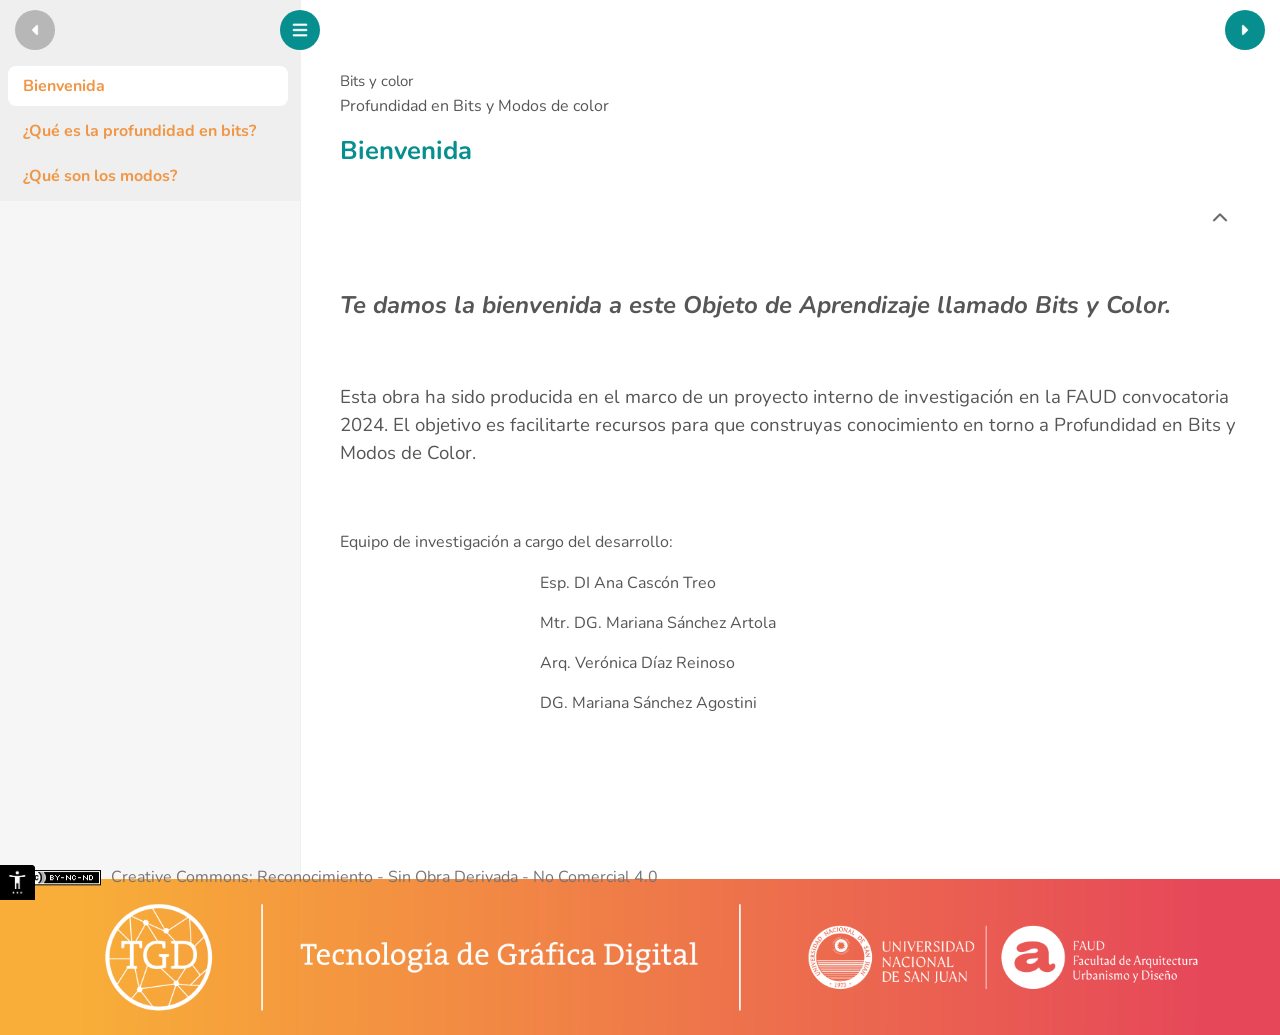
<file: index.html>
<!DOCTYPE html>
<html lang="es" id="exe-index">
<head>
<meta charset="utf-8">
<meta name="generator" content="eXeLearning v4.0.0">
<meta name="viewport" content="width=device-width, initial-scale=1">
<link rel="license" type="text/html" href="https://creativecommons.org/licenses/by-nc-nd/4.0/">
<title>Bits y color</title>
<link rel="icon" type="image/x-icon" href="libs/favicon.ico">
<meta name="description" content="Este recurso ha sido producido por el equipo de Cátedra de Tecnología de Gráfica Digital I, en el contexto de un proyecto Interno de Investigación. Facultad de Arquitectura, Urbanismo y Diseño. Universidad Nacional de San Juan.">
<script>document.querySelector("html").classList.add("js");</script><script src="libs/jquery/jquery.min.js"> </script><script src="libs/common_i18n.js"> </script><script src="libs/common.js"> </script><script src="libs/exe_export.js"> </script><script src="libs/bootstrap/bootstrap.bundle.min.js"> </script><link rel="stylesheet" href="libs/bootstrap/bootstrap.min.css">
<script src="idevices/text/text.js"></script><link rel="stylesheet" href="idevices/text/text.css">
<script src="libs/exe_atools/exe_atools.js"> </script><link rel="stylesheet" href="libs/exe_atools/exe_atools.css">
<link rel="stylesheet" href="content/css/base.css"><script src="theme/style.js"> </script><link rel="stylesheet" href="theme/style.css">
<style>
/* Global Font: Nunito */
@font-face {
    font-family: 'Nunito';
    font-style: normal;
    font-weight: 400;
    font-display: swap;
    src: url('fonts/global/nunito/Nunito-Regular.woff2') format('woff2');
}
@font-face {
    font-family: 'Nunito';
    font-style: italic;
    font-weight: 400;
    font-display: swap;
    src: url('fonts/global/nunito/Nunito-Italic.woff2') format('woff2');
}
@font-face {
    font-family: 'Nunito';
    font-style: normal;
    font-weight: 700;
    font-display: swap;
    src: url('fonts/global/nunito/Nunito-Bold.woff2') format('woff2');
}
@font-face {
    font-family: 'Nunito';
    font-style: italic;
    font-weight: 700;
    font-display: swap;
    src: url('fonts/global/nunito/Nunito-BoldItalic.woff2') format('woff2');
}

body, main, article, .exe-content, .iDevice_wrapper, .idevice-content {
    font-family: 'Nunito', sans-serif !important;
}


</style>
</head>
<body class="exe-export exe-web-site exe-global-font-nunito">
<script>document.body.className+=" js"</script>
<div class="exe-content exe-export pre-js siteNav-hidden"><a href="#page-mppht9e0-05b2kseil" id="skipNav">Skip to content</a> <nav id="siteNav">
<ul>
<li class="active"> <a href="index.html" class="active main-node no-ch">Bienvenida</a>
</li>
<li> <a href="html/que-es-la-profundidad-en-bits.html" class="no-ch">¿Qué es la profundidad en bits?</a>
</li>
<li> <a href="html/que-son-los-modos.html" class="daddy">¿Qué son los modos?</a>
<ul class="other-section">
<li> <a href="html/modo-bitmap.html" class="no-ch">Modo Bitmap</a>
</li>
<li> <a href="html/modo-indexado.html" class="no-ch">Modo Indexado</a>
</li>
<li> <a href="html/modo-escala-de-grises.html" class="no-ch">Modo Escala de grises</a>
</li>
<li> <a href="html/rgb.html" class="daddy">RGB</a>
<ul class="other-section">
<li> <a href="html/rgb-de-24-bpp.html" class="no-ch">RGB de 24 bpp</a>
</li>
<li> <a href="html/rgb-de-32-bpp.html" class="no-ch">RGB de 32 bpp</a>
</li>
</ul>
</li>
<li> <a href="html/cmyk.html" class="daddy">CMYK</a>
<ul class="other-section">
<li> <a href="html/cmyk-de-32-bpp.html" class="no-ch">CMYK de 32 bpp</a>
</li>
<li> <a href="html/cmyk-de-40-bpp.html" class="no-ch">CMYK de 40 bpp</a>
</li>
</ul>
</li>
</ul>
</li>
</ul>
</nav><main id="page-mppht9e0-05b2kseil" class="page"> 
<header class="main-header">
<div class="package-header"><p class="package-title">Bits y color</p>
<p class="package-subtitle">Profundidad en Bits y Modos de color</p></div>
<div class="page-header"><h1 class="page-title">Bienvenida</h1></div>
</header><div id="page-content-page-mppht9e0-05b2kseil" class="page-content">
<article id="block-1779886835590-wkejot847" class="box no-header">
<header class="box-head no-icon">
<button class="box-toggle box-toggle-on" title="Toggle content">
<span>Toggle content</span>
</button></header>
<div class="box-content">
<div id="idevice-1779886828385-2hbi0n3av" class="idevice_node text" data-idevice-path="idevices/text/" data-idevice-type="text" data-idevice-component-type="json" data-idevice-json-data="{&quot;ideviceId&quot;:&quot;idevice-1779886828385-2hbi0n3av&quot;}">
<div class="exe-text-template">
    <p><strong><span style="font-size: 14pt;" title=""><em><span style="font-size: 18pt;">Te damos la bienvenida a este Objeto de Aprendizaje llamado Bits y Color.</span></em> </span></strong></p>
<p><span style="font-size: 14pt;" title=""></span><br /></p>
<p><span style="font-size: 14pt;" title=""></span></p>
<p><span style="font-size: 14pt;" title="">Esta obra ha sido producida en el marco de un proyecto interno de investigación en la FAUD convocatoria 2024. El objetivo es facilitarte recursos para que construyas conocimiento en torno a Profundidad en Bits y Modos de Color.</span></p>
<p><span style="font-size: 14pt;" title=""></span><br /></p>
<p><span style="font-size: 12pt;">Equipo de investigación a cargo del desarrollo: </span><span style="font-size: 14pt;" title=""></span></p>
<p style="padding-left: 200px;"><span style="font-size: 12pt;" title="">Esp. DI Ana Cascón Treo</span></p>
<p style="padding-left: 200px;"><span style="font-size: 12pt;" title="">Mtr. DG. Mariana Sánchez Artola</span></p>
<p style="padding-left: 200px;"><span style="font-size: 12pt;" title="">Arq. Verónica Díaz Reinoso</span></p>
<p style="padding-left: 200px;"><span style="font-size: 12pt;" title="">DG. Mariana Sánchez Agostini</span></p>
<p><span style="font-size: 14pt;" title=""></span><br /></p>
</div>
</div>
</div>
</article>
</div></main><div class="nav-buttons">
<span class="nav-button nav-button-left" aria-hidden="true"><span>Anterior</span></span>
<a href="html/que-es-la-profundidad-en-bits.html" title="Siguiente" class="nav-button nav-button-right"><span>Siguiente</span></a>
</div>
<footer id="siteFooter"><div id="siteFooterContent"> <div id="packageLicense" class="cc cc-by-nc-nd"> <p> <span class="license-label">Licencia: </span><a href="https://creativecommons.org/licenses/by-nc-nd/4.0/" class="license">Creative Commons: Reconocimiento - sin obra derivada - no comercial 4.0</a></p>
</div>
</div></footer>
</div>

</body>
</html>
</file>
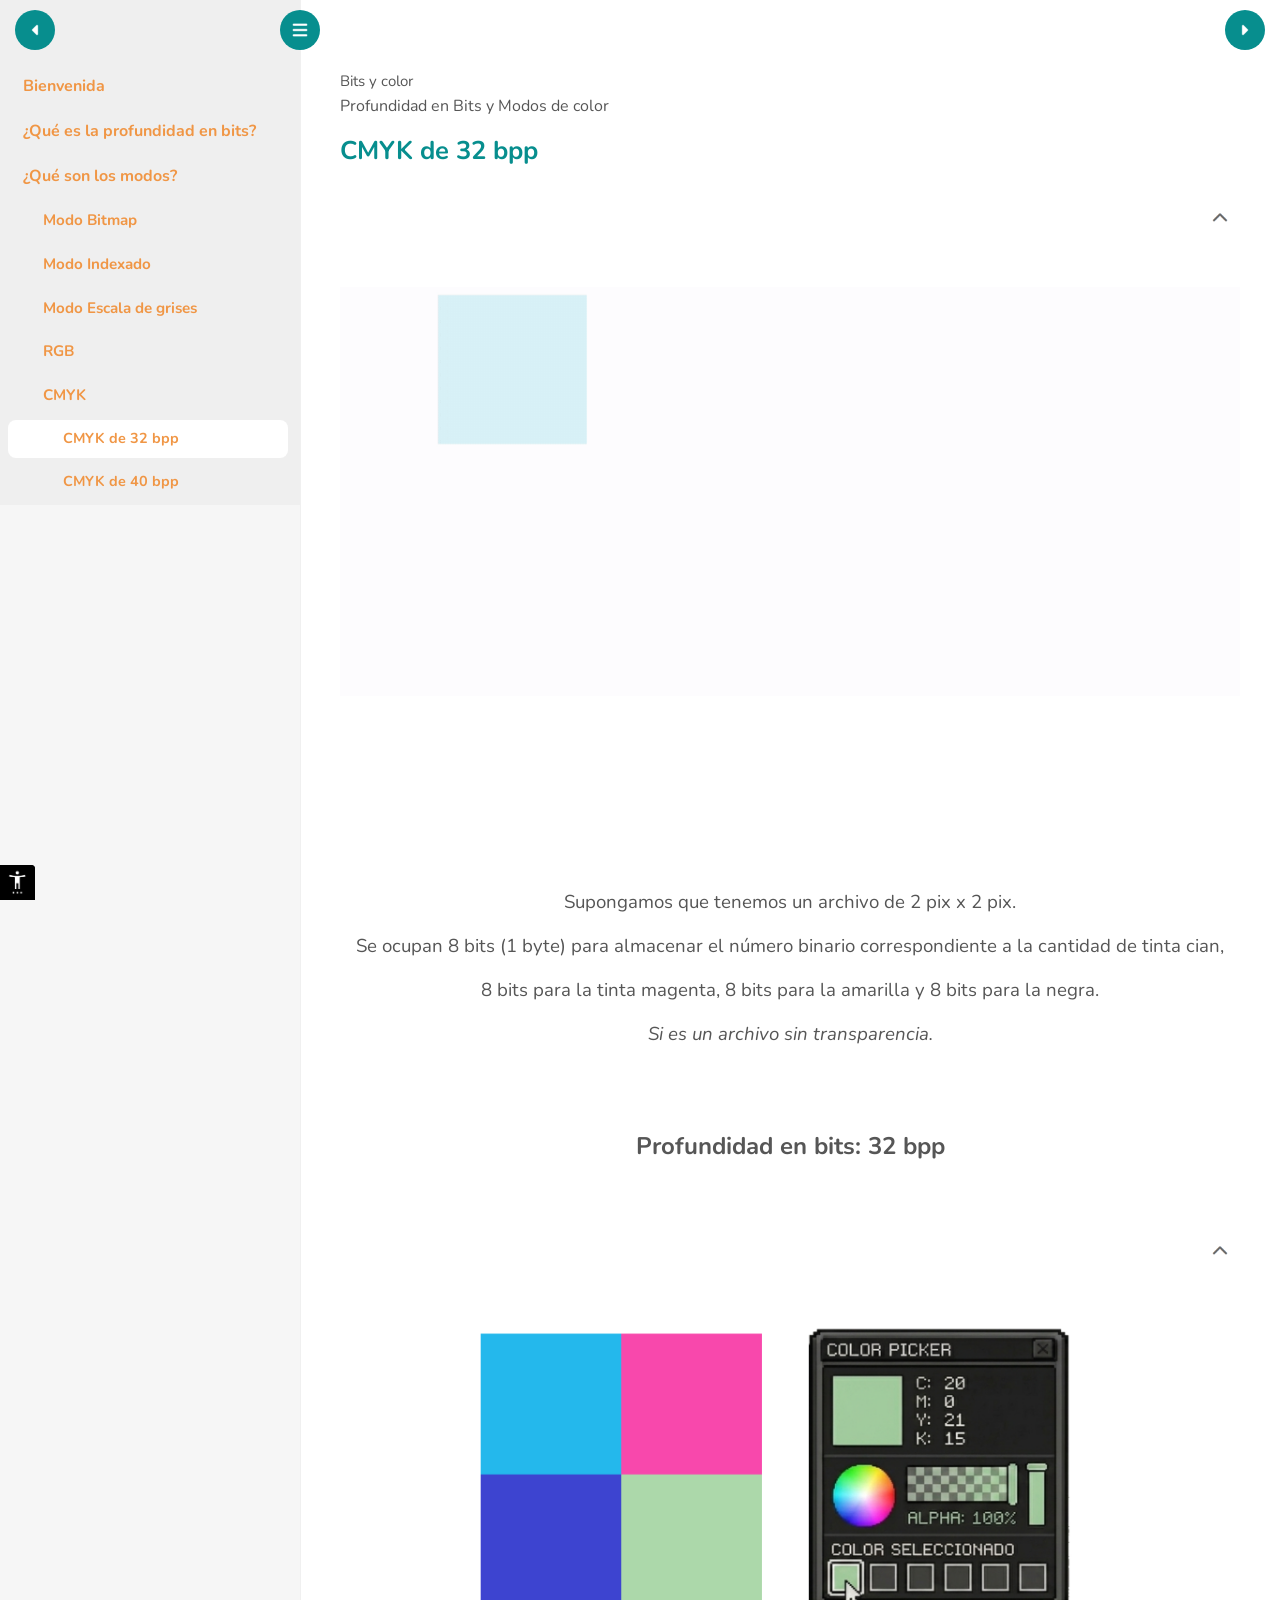
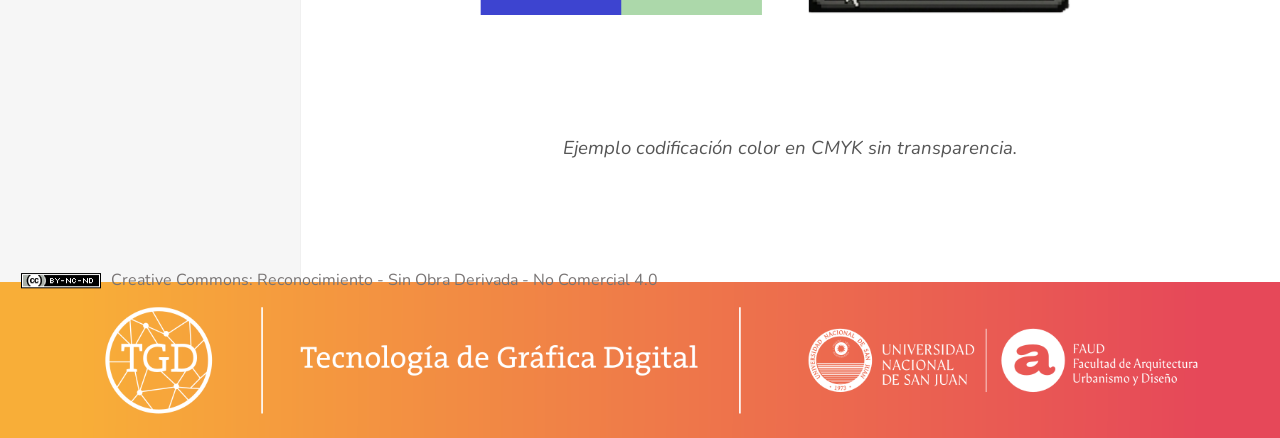
<file: html/cmyk-de-32-bpp.html>
<!DOCTYPE html>
<html lang="es" id="exe-page-mppht9en-ye8vwzcwa">
<head>
<meta charset="utf-8">
<meta name="generator" content="eXeLearning v4.0.0">
<meta name="viewport" content="width=device-width, initial-scale=1">
<link rel="license" type="text/html" href="https://creativecommons.org/licenses/by-nc-nd/4.0/">
<title>CMYK de 32 bpp | Bits y color</title>
<link rel="icon" type="image/x-icon" href="../libs/favicon.ico">
<meta name="description" content="Este recurso ha sido producido por el equipo de Cátedra de Tecnología de Gráfica Digital I, en el contexto de un proyecto Interno de Investigación. Facultad de Arquitectura, Urbanismo y Diseño. Universidad Nacional de San Juan.">
<script>document.querySelector("html").classList.add("js");</script><script src="../libs/jquery/jquery.min.js"> </script><script src="../libs/common_i18n.js"> </script><script src="../libs/common.js"> </script><script src="../libs/exe_export.js"> </script><script src="../libs/bootstrap/bootstrap.bundle.min.js"> </script><link rel="stylesheet" href="../libs/bootstrap/bootstrap.min.css">
<script src="../idevices/text/text.js"></script><link rel="stylesheet" href="../idevices/text/text.css">
<script src="../libs/exe_atools/exe_atools.js"> </script><link rel="stylesheet" href="../libs/exe_atools/exe_atools.css">
<link rel="stylesheet" href="../content/css/base.css"><script src="../theme/style.js"> </script><link rel="stylesheet" href="../theme/style.css">
<style>
/* Global Font: Nunito */
@font-face {
    font-family: 'Nunito';
    font-style: normal;
    font-weight: 400;
    font-display: swap;
    src: url('../fonts/global/nunito/Nunito-Regular.woff2') format('woff2');
}
@font-face {
    font-family: 'Nunito';
    font-style: italic;
    font-weight: 400;
    font-display: swap;
    src: url('../fonts/global/nunito/Nunito-Italic.woff2') format('woff2');
}
@font-face {
    font-family: 'Nunito';
    font-style: normal;
    font-weight: 700;
    font-display: swap;
    src: url('../fonts/global/nunito/Nunito-Bold.woff2') format('woff2');
}
@font-face {
    font-family: 'Nunito';
    font-style: italic;
    font-weight: 700;
    font-display: swap;
    src: url('../fonts/global/nunito/Nunito-BoldItalic.woff2') format('woff2');
}

body, main, article, .exe-content, .iDevice_wrapper, .idevice-content {
    font-family: 'Nunito', sans-serif !important;
}


</style>
</head>
<body class="exe-export exe-web-site exe-global-font-nunito">
<script>document.body.className+=" js"</script>
<div class="exe-content exe-export pre-js siteNav-hidden"><a href="#page-mppht9en-ye8vwzcwa" id="skipNav">Skip to content</a> <nav id="siteNav">
<ul>
<li> <a href="../index.html" class="main-node no-ch">Bienvenida</a>
</li>
<li> <a href="../html/que-es-la-profundidad-en-bits.html" class="no-ch">¿Qué es la profundidad en bits?</a>
</li>
<li class="current-page-parent"> <a href="../html/que-son-los-modos.html" class="daddy">¿Qué son los modos?</a>
<ul class="other-section">
<li> <a href="../html/modo-bitmap.html" class="no-ch">Modo Bitmap</a>
</li>
<li> <a href="../html/modo-indexado.html" class="no-ch">Modo Indexado</a>
</li>
<li> <a href="../html/modo-escala-de-grises.html" class="no-ch">Modo Escala de grises</a>
</li>
<li> <a href="../html/rgb.html" class="daddy">RGB</a>
<ul class="other-section">
<li> <a href="../html/rgb-de-24-bpp.html" class="no-ch">RGB de 24 bpp</a>
</li>
<li> <a href="../html/rgb-de-32-bpp.html" class="no-ch">RGB de 32 bpp</a>
</li>
</ul>
</li>
<li class="current-page-parent"> <a href="../html/cmyk.html" class="daddy">CMYK</a>
<ul class="other-section">
<li class="active"> <a href="../html/cmyk-de-32-bpp.html" class="active no-ch">CMYK de 32 bpp</a>
</li>
<li> <a href="../html/cmyk-de-40-bpp.html" class="no-ch">CMYK de 40 bpp</a>
</li>
</ul>
</li>
</ul>
</li>
</ul>
</nav><main id="page-mppht9en-ye8vwzcwa" class="page"> 
<header class="main-header">
<div class="package-header"><p class="package-title">Bits y color</p>
<p class="package-subtitle">Profundidad en Bits y Modos de color</p></div>
<div class="page-header"><h1 class="page-title">CMYK de 32 bpp</h1></div>
</header><div id="page-content-page-mppht9en-ye8vwzcwa" class="page-content">
<article id="block-1779837389137-x9k6r85gt" class="box no-header">
<header class="box-head no-icon">
<button class="box-toggle box-toggle-on" title="Toggle content">
<span>Toggle content</span>
</button></header>
<div class="box-content">
<div id="idevice-1779837389136-30ylku9u5" class="idevice_node text" data-idevice-path="../idevices/text/" data-idevice-type="text" data-idevice-component-type="json" data-idevice-json-data="{&quot;ideviceId&quot;:&quot;idevice-1779837389136-30ylku9u5&quot;}">
<div class="exe-text-template">
    <p style="text-align: center;"><img src="../content/resources/cmyksintransprecortado.gif" title="Modo CMYK sin alfa" width="1440" height="655" alt="" /><br /></p>
<p style="text-align: center;"><span style="font-size: 14pt;"></span><br /></p>
<p style="text-align: center;"><span style="font-size: 14pt;"></span><br /></p>
<p style="text-align: center;"><span style="font-size: 14pt;"></span><br /></p>
<p style="text-align: center;"><span style="font-size: 14pt;"></span><br /></p>
<p style="text-align: center;"><span style="font-size: 14pt;">Supongamos que tenemos un archivo de 2 pix x 2 pix.</span></p>
<p style="text-align: center;"><span style="font-size: 14pt;">Se ocupan 8 bits (1 byte) para almacenar el número binario correspondiente a la cantidad de tinta cian,</span></p>
<p style="text-align: center;"><span style="font-size: 14pt;">8 bits para la tinta magenta, 8 bits para la amarilla y 8 bits para la negra.</span></p>
<p style="text-align: center;"><em><span style="font-size: 14pt;">Si es un archivo sin transparencia.</span></em></p>
<p style="text-align: center;"><br /></p>
<p style="text-align: center;"><br /><strong><span style="font-size: 18pt;">Profundidad en bits: 32 bpp</span></strong></p>
</div>
</div>
</div>
</article><article id="block-1779837485958-8qtb7z8kh" class="box no-header">
<header class="box-head no-icon">
<button class="box-toggle box-toggle-on" title="Toggle content">
<span>Toggle content</span>
</button></header>
<div class="box-content">
<div id="idevice-1779837485957-6tx6eclod" class="idevice_node text" data-idevice-path="../idevices/text/" data-idevice-type="text" data-idevice-component-type="json" data-idevice-json-data="{&quot;ideviceId&quot;:&quot;idevice-1779837485957-6tx6eclod&quot;}">
<div class="exe-text-template">
    <p><img src="../content/resources/cmykalfa.png" title="Modo CMYK" width="1440" height="637" alt="" /><br /></p>
<p style="text-align: center;"><span style="font-size: 14pt;"><em>Ejemplo codificación color en CMYK sin transparencia.</em></span></p>
</div>
</div>
</div>
</article>
</div></main><div class="nav-buttons">
<a href="../html/cmyk.html" title="Anterior" class="nav-button nav-button-left"><span>Anterior</span></a>
<a href="../html/cmyk-de-40-bpp.html" title="Siguiente" class="nav-button nav-button-right"><span>Siguiente</span></a>
</div>
<footer id="siteFooter"><div id="siteFooterContent"> <div id="packageLicense" class="cc cc-by-nc-nd"> <p> <span class="license-label">Licencia: </span><a href="https://creativecommons.org/licenses/by-nc-nd/4.0/" class="license">Creative Commons: Reconocimiento - sin obra derivada - no comercial 4.0</a></p>
</div>
</div></footer>
</div>

</body>
</html>
</file>
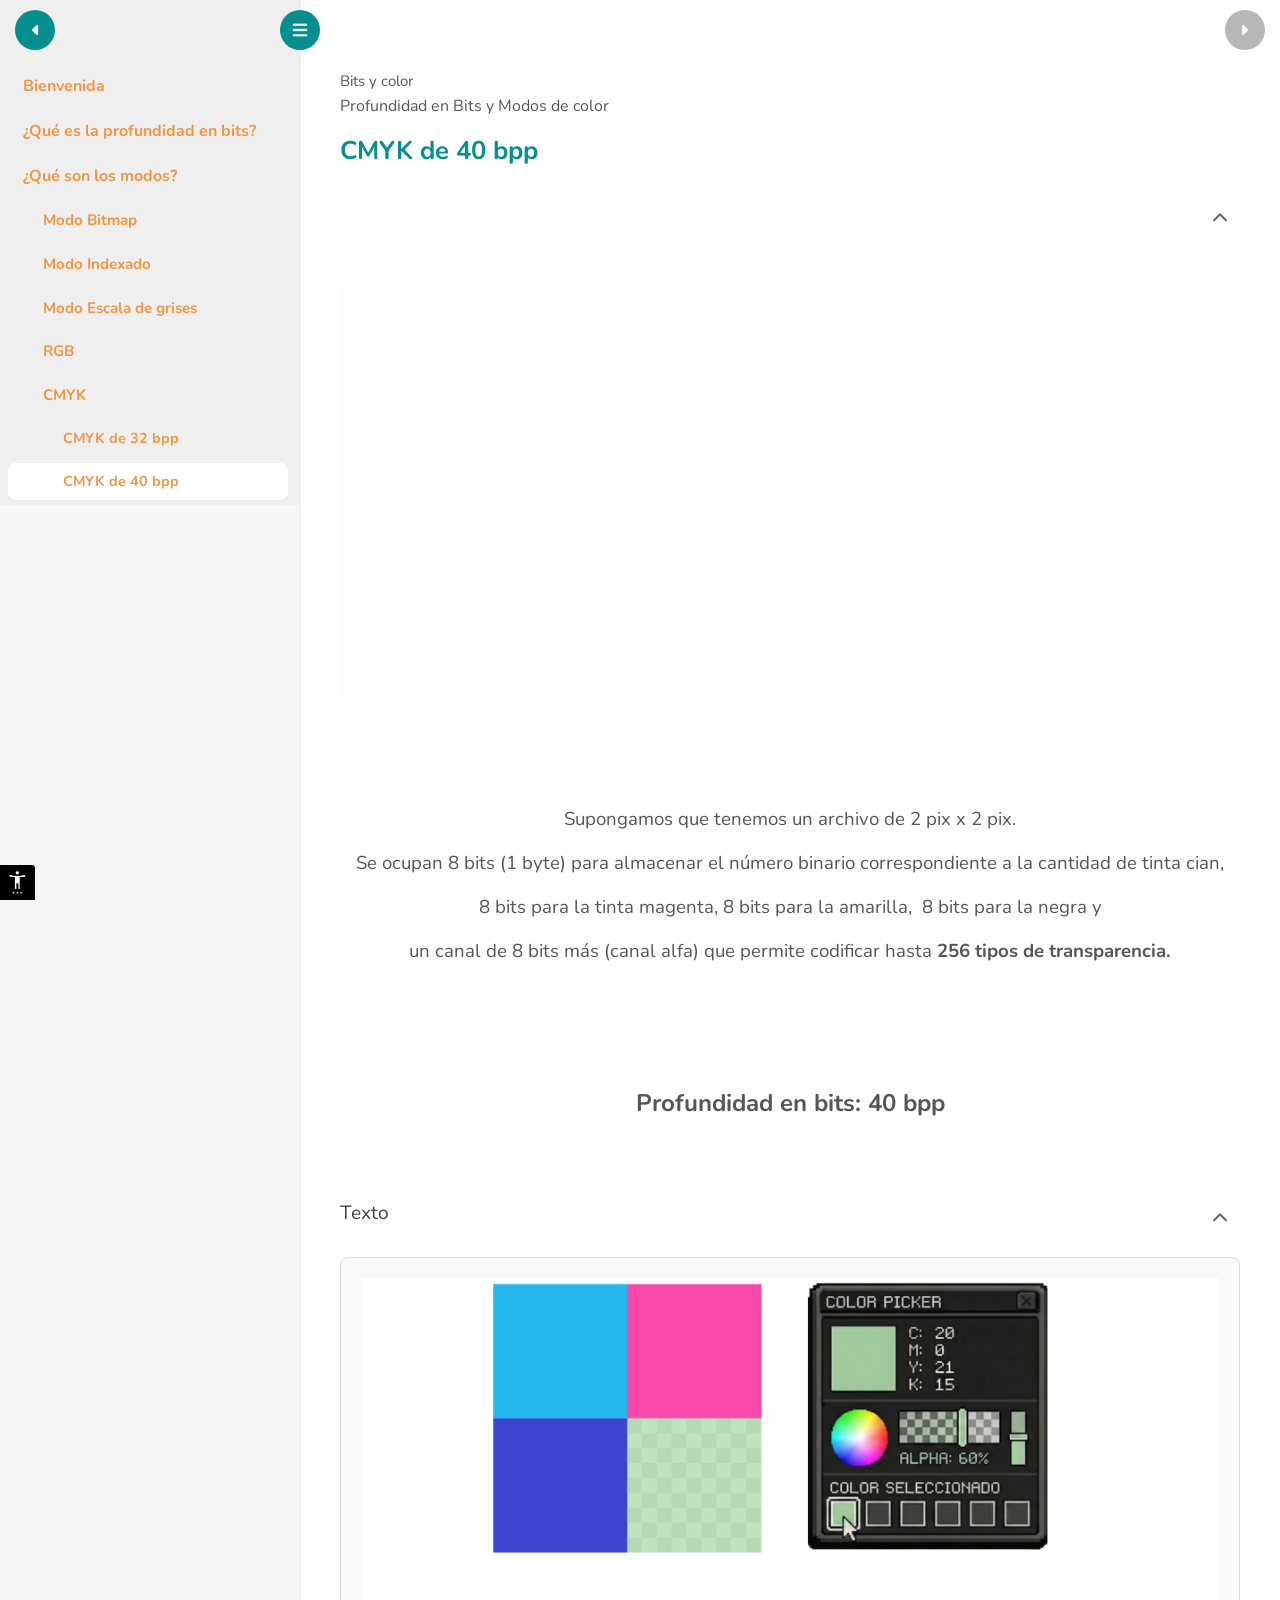
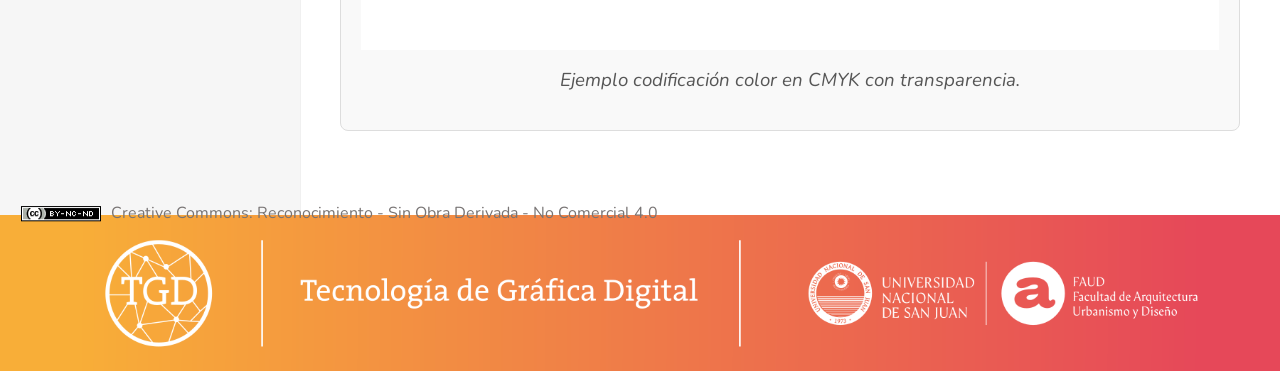
<file: html/cmyk-de-40-bpp.html>
<!DOCTYPE html>
<html lang="es" id="exe-page-mppht9ep-saz7fh138">
<head>
<meta charset="utf-8">
<meta name="generator" content="eXeLearning v4.0.0">
<meta name="viewport" content="width=device-width, initial-scale=1">
<link rel="license" type="text/html" href="https://creativecommons.org/licenses/by-nc-nd/4.0/">
<title>CMYK de 40 bpp | Bits y color</title>
<link rel="icon" type="image/x-icon" href="../libs/favicon.ico">
<meta name="description" content="Este recurso ha sido producido por el equipo de Cátedra de Tecnología de Gráfica Digital I, en el contexto de un proyecto Interno de Investigación. Facultad de Arquitectura, Urbanismo y Diseño. Universidad Nacional de San Juan.">
<script>document.querySelector("html").classList.add("js");</script><script src="../libs/jquery/jquery.min.js"> </script><script src="../libs/common_i18n.js"> </script><script src="../libs/common.js"> </script><script src="../libs/exe_export.js"> </script><script src="../libs/bootstrap/bootstrap.bundle.min.js"> </script><link rel="stylesheet" href="../libs/bootstrap/bootstrap.min.css">
<script src="../idevices/text/text.js"></script><link rel="stylesheet" href="../idevices/text/text.css">
<script src="../libs/exe_atools/exe_atools.js"> </script><link rel="stylesheet" href="../libs/exe_atools/exe_atools.css">
<link rel="stylesheet" href="../content/css/base.css"><script src="../theme/style.js"> </script><link rel="stylesheet" href="../theme/style.css">
<style>
/* Global Font: Nunito */
@font-face {
    font-family: 'Nunito';
    font-style: normal;
    font-weight: 400;
    font-display: swap;
    src: url('../fonts/global/nunito/Nunito-Regular.woff2') format('woff2');
}
@font-face {
    font-family: 'Nunito';
    font-style: italic;
    font-weight: 400;
    font-display: swap;
    src: url('../fonts/global/nunito/Nunito-Italic.woff2') format('woff2');
}
@font-face {
    font-family: 'Nunito';
    font-style: normal;
    font-weight: 700;
    font-display: swap;
    src: url('../fonts/global/nunito/Nunito-Bold.woff2') format('woff2');
}
@font-face {
    font-family: 'Nunito';
    font-style: italic;
    font-weight: 700;
    font-display: swap;
    src: url('../fonts/global/nunito/Nunito-BoldItalic.woff2') format('woff2');
}

body, main, article, .exe-content, .iDevice_wrapper, .idevice-content {
    font-family: 'Nunito', sans-serif !important;
}


</style>
</head>
<body class="exe-export exe-web-site exe-global-font-nunito">
<script>document.body.className+=" js"</script>
<div class="exe-content exe-export pre-js siteNav-hidden"><a href="#page-mppht9ep-saz7fh138" id="skipNav">Skip to content</a> <nav id="siteNav">
<ul>
<li> <a href="../index.html" class="main-node no-ch">Bienvenida</a>
</li>
<li> <a href="../html/que-es-la-profundidad-en-bits.html" class="no-ch">¿Qué es la profundidad en bits?</a>
</li>
<li class="current-page-parent"> <a href="../html/que-son-los-modos.html" class="daddy">¿Qué son los modos?</a>
<ul class="other-section">
<li> <a href="../html/modo-bitmap.html" class="no-ch">Modo Bitmap</a>
</li>
<li> <a href="../html/modo-indexado.html" class="no-ch">Modo Indexado</a>
</li>
<li> <a href="../html/modo-escala-de-grises.html" class="no-ch">Modo Escala de grises</a>
</li>
<li> <a href="../html/rgb.html" class="daddy">RGB</a>
<ul class="other-section">
<li> <a href="../html/rgb-de-24-bpp.html" class="no-ch">RGB de 24 bpp</a>
</li>
<li> <a href="../html/rgb-de-32-bpp.html" class="no-ch">RGB de 32 bpp</a>
</li>
</ul>
</li>
<li class="current-page-parent"> <a href="../html/cmyk.html" class="daddy">CMYK</a>
<ul class="other-section">
<li> <a href="../html/cmyk-de-32-bpp.html" class="no-ch">CMYK de 32 bpp</a>
</li>
<li class="active"> <a href="../html/cmyk-de-40-bpp.html" class="active no-ch">CMYK de 40 bpp</a>
</li>
</ul>
</li>
</ul>
</li>
</ul>
</nav><main id="page-mppht9ep-saz7fh138" class="page"> 
<header class="main-header">
<div class="package-header"><p class="package-title">Bits y color</p>
<p class="package-subtitle">Profundidad en Bits y Modos de color</p></div>
<div class="page-header"><h1 class="page-title">CMYK de 40 bpp</h1></div>
</header><div id="page-content-page-mppht9ep-saz7fh138" class="page-content">
<article id="block-1779837616391-xwu9tsfib" class="box no-header">
<header class="box-head no-icon">
<button class="box-toggle box-toggle-on" title="Toggle content">
<span>Toggle content</span>
</button></header>
<div class="box-content">
<div id="idevice-1779837616391-4igiuel9h" class="idevice_node text" data-idevice-path="../idevices/text/" data-idevice-type="text" data-idevice-component-type="json" data-idevice-json-data="{&quot;ideviceId&quot;:&quot;idevice-1779837616391-4igiuel9h&quot;}">
<div class="exe-text-template">
    <p style="text-align: center;"><img src="../content/resources/cmyktransprec.gif" title="CMYK alfa" width="1440" height="663" alt="" /><br /></p>
<p style="text-align: center;"><span style="font-size: 14pt;"></span><br /></p>
<p style="text-align: center;"><span style="font-size: 14pt;"></span><br /></p>
<p style="text-align: center;"><span style="font-size: 14pt;">Supongamos que tenemos un archivo de 2 pix x 2 pix.</span><span style="font-size: 14pt;"></span></p>
<p style="text-align: center;"><span style="font-size: 14pt;">Se ocupan 8 bits (1 byte) para almacenar el número binario correspondiente a la cantidad de tinta cian,</span></p>
<p style="text-align: center;"><span style="font-size: 14pt;">8 bits para la tinta magenta, 8 bits para la amarilla,  8 bits para la negra y</span></p>
<p style="text-align: center;"><span style="font-size: 14pt;">un canal de 8 bits más (canal alfa) que permite codificar hasta <strong>256 tipos de transparencia.</strong></span></p>
<p style="text-align: center;"><br /></p>
<p style="text-align: center;"><br /></p>
<p style="text-align: center;"><br /><strong><span style="font-size: 18pt;">Profundidad en bits: 40 bpp</span></strong></p>
</div>
</div>
</div>
</article><article id="block-1779837616391-wz0oni3on" class="box">
<header class="box-head no-icon">
<h1 class="box-title">Texto</h1>
<button class="box-toggle box-toggle-on" title="Toggle content">
<span>Toggle content</span>
</button></header>
<div class="box-content">
<div id="idevice-1779837616391-ub5arozbf" class="idevice_node text" data-idevice-path="../idevices/text/" data-idevice-type="text" data-idevice-component-type="json" data-idevice-json-data="{&quot;ideviceId&quot;:&quot;idevice-1779837616391-ub5arozbf&quot;}">
<div class="exe-text-template">
    <p><img src="../content/resources/cmykatransp.png" title="CMYK alfa" width="1440" height="624" alt="" /><br /></p>
<p style="text-align: center;"><span style="font-size: 14pt;"><em>Ejemplo codificación color en CMYK con transparencia.</em></span></p>
</div>
</div>
</div>
</article>
</div></main><div class="nav-buttons">
<a href="../html/cmyk-de-32-bpp.html" title="Anterior" class="nav-button nav-button-left"><span>Anterior</span></a>
<span class="nav-button nav-button-right" aria-hidden="true"><span>Siguiente</span></span>
</div>
<footer id="siteFooter"><div id="siteFooterContent"> <div id="packageLicense" class="cc cc-by-nc-nd"> <p> <span class="license-label">Licencia: </span><a href="https://creativecommons.org/licenses/by-nc-nd/4.0/" class="license">Creative Commons: Reconocimiento - sin obra derivada - no comercial 4.0</a></p>
</div>
</div></footer>
</div>

</body>
</html>
</file>
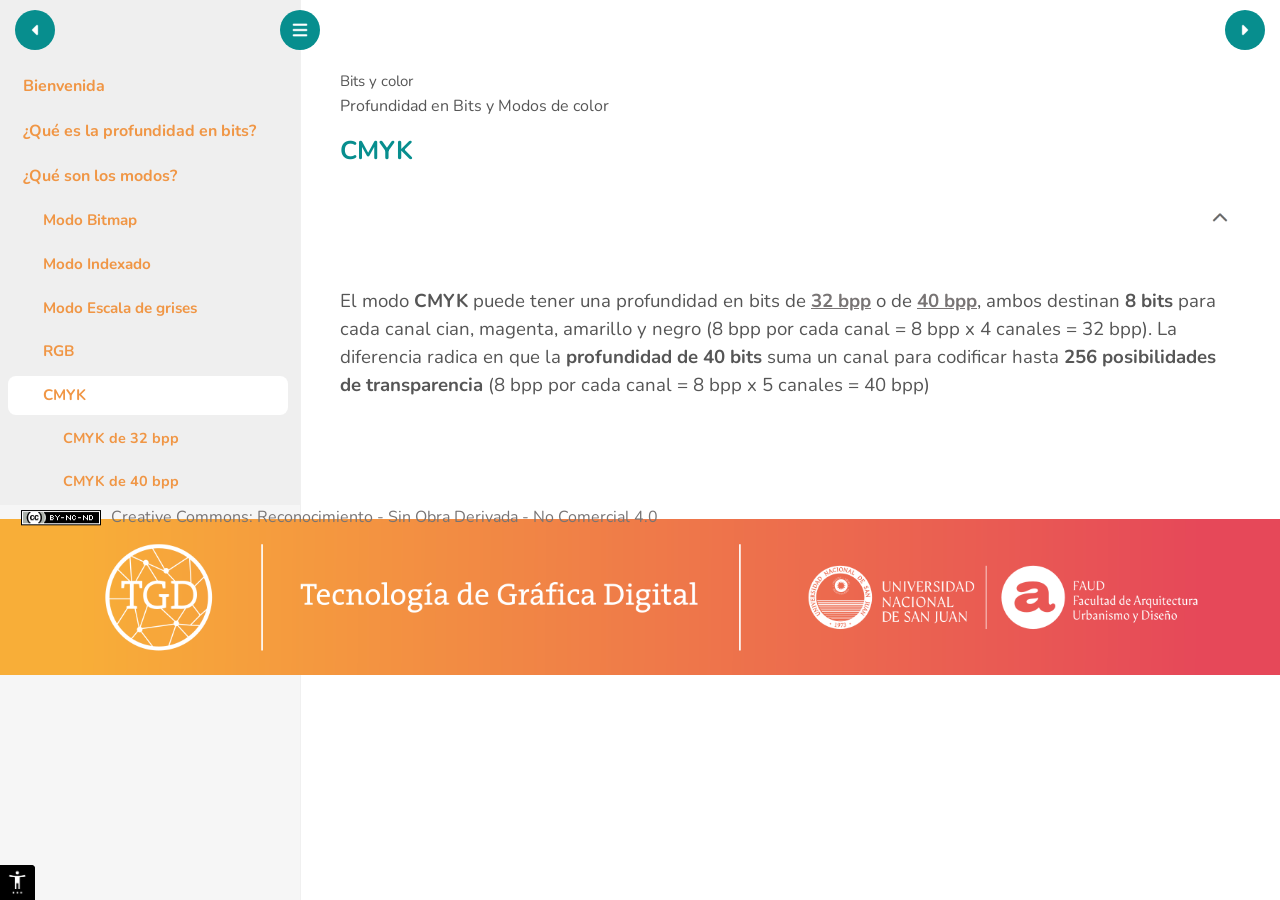
<file: html/cmyk.html>
<!DOCTYPE html>
<html lang="es" id="exe-page-mppht9em-i0hlhu3y6">
<head>
<meta charset="utf-8">
<meta name="generator" content="eXeLearning v4.0.0">
<meta name="viewport" content="width=device-width, initial-scale=1">
<link rel="license" type="text/html" href="https://creativecommons.org/licenses/by-nc-nd/4.0/">
<title>CMYK | Bits y color</title>
<link rel="icon" type="image/x-icon" href="../libs/favicon.ico">
<meta name="description" content="Este recurso ha sido producido por el equipo de Cátedra de Tecnología de Gráfica Digital I, en el contexto de un proyecto Interno de Investigación. Facultad de Arquitectura, Urbanismo y Diseño. Universidad Nacional de San Juan.">
<script>document.querySelector("html").classList.add("js");</script><script src="../libs/jquery/jquery.min.js"> </script><script src="../libs/common_i18n.js"> </script><script src="../libs/common.js"> </script><script src="../libs/exe_export.js"> </script><script src="../libs/bootstrap/bootstrap.bundle.min.js"> </script><link rel="stylesheet" href="../libs/bootstrap/bootstrap.min.css">
<script src="../idevices/text/text.js"></script><link rel="stylesheet" href="../idevices/text/text.css">
<script src="../libs/exe_atools/exe_atools.js"> </script><link rel="stylesheet" href="../libs/exe_atools/exe_atools.css">
<link rel="stylesheet" href="../content/css/base.css"><script src="../theme/style.js"> </script><link rel="stylesheet" href="../theme/style.css">
<style>
/* Global Font: Nunito */
@font-face {
    font-family: 'Nunito';
    font-style: normal;
    font-weight: 400;
    font-display: swap;
    src: url('../fonts/global/nunito/Nunito-Regular.woff2') format('woff2');
}
@font-face {
    font-family: 'Nunito';
    font-style: italic;
    font-weight: 400;
    font-display: swap;
    src: url('../fonts/global/nunito/Nunito-Italic.woff2') format('woff2');
}
@font-face {
    font-family: 'Nunito';
    font-style: normal;
    font-weight: 700;
    font-display: swap;
    src: url('../fonts/global/nunito/Nunito-Bold.woff2') format('woff2');
}
@font-face {
    font-family: 'Nunito';
    font-style: italic;
    font-weight: 700;
    font-display: swap;
    src: url('../fonts/global/nunito/Nunito-BoldItalic.woff2') format('woff2');
}

body, main, article, .exe-content, .iDevice_wrapper, .idevice-content {
    font-family: 'Nunito', sans-serif !important;
}


</style>
</head>
<body class="exe-export exe-web-site exe-global-font-nunito">
<script>document.body.className+=" js"</script>
<div class="exe-content exe-export pre-js siteNav-hidden"><a href="#page-mppht9em-i0hlhu3y6" id="skipNav">Skip to content</a> <nav id="siteNav">
<ul>
<li> <a href="../index.html" class="main-node no-ch">Bienvenida</a>
</li>
<li> <a href="../html/que-es-la-profundidad-en-bits.html" class="no-ch">¿Qué es la profundidad en bits?</a>
</li>
<li class="current-page-parent"> <a href="../html/que-son-los-modos.html" class="daddy">¿Qué son los modos?</a>
<ul class="other-section">
<li> <a href="../html/modo-bitmap.html" class="no-ch">Modo Bitmap</a>
</li>
<li> <a href="../html/modo-indexado.html" class="no-ch">Modo Indexado</a>
</li>
<li> <a href="../html/modo-escala-de-grises.html" class="no-ch">Modo Escala de grises</a>
</li>
<li> <a href="../html/rgb.html" class="daddy">RGB</a>
<ul class="other-section">
<li> <a href="../html/rgb-de-24-bpp.html" class="no-ch">RGB de 24 bpp</a>
</li>
<li> <a href="../html/rgb-de-32-bpp.html" class="no-ch">RGB de 32 bpp</a>
</li>
</ul>
</li>
<li class="active"> <a href="../html/cmyk.html" class="active daddy">CMYK</a>
<ul class="other-section">
<li> <a href="../html/cmyk-de-32-bpp.html" class="no-ch">CMYK de 32 bpp</a>
</li>
<li> <a href="../html/cmyk-de-40-bpp.html" class="no-ch">CMYK de 40 bpp</a>
</li>
</ul>
</li>
</ul>
</li>
</ul>
</nav><main id="page-mppht9em-i0hlhu3y6" class="page"> 
<header class="main-header">
<div class="package-header"><p class="package-title">Bits y color</p>
<p class="package-subtitle">Profundidad en Bits y Modos de color</p></div>
<div class="page-header"><h1 class="page-title">CMYK</h1></div>
</header><div id="page-content-page-mppht9em-i0hlhu3y6" class="page-content">
<article id="block-1779884346435-x0ggpne48" class="box no-header">
<header class="box-head no-icon">
<button class="box-toggle box-toggle-on" title="Toggle content">
<span>Toggle content</span>
</button></header>
<div class="box-content">
<div id="idevice-1779884346433-qm0zje40g" class="idevice_node text" data-idevice-path="../idevices/text/" data-idevice-type="text" data-idevice-component-type="json" data-idevice-json-data="{&quot;ideviceId&quot;:&quot;idevice-1779884346433-qm0zje40g&quot;}">
<div class="exe-text-template">
    <p><span style="font-size: 14pt;" title="">El modo <strong>CMYK </strong>puede tener una profundidad en bits de <a href="cmyk-de-32-bpp.html"><strong title="">32 bpp</strong></a> o de <a href="cmyk-de-40-bpp.html"><strong>40 bpp</strong></a>, ambos destinan<strong> 8 bits</strong> para cada canal cian, magenta, amarillo y negro (8 bpp por cada canal = 8 bpp x 4 canales = 32 bpp). La diferencia radica en que la <strong>profundidad de 40 bits</strong> suma un canal para codificar hasta <strong>256 posibilidades de transparencia</strong> (8 bpp por cada canal = 8 bpp x 5 canales = 40 bpp)</span></p>
</div>
</div>
</div>
</article>
</div></main><div class="nav-buttons">
<a href="../html/rgb-de-32-bpp.html" title="Anterior" class="nav-button nav-button-left"><span>Anterior</span></a>
<a href="../html/cmyk-de-32-bpp.html" title="Siguiente" class="nav-button nav-button-right"><span>Siguiente</span></a>
</div>
<footer id="siteFooter"><div id="siteFooterContent"> <div id="packageLicense" class="cc cc-by-nc-nd"> <p> <span class="license-label">Licencia: </span><a href="https://creativecommons.org/licenses/by-nc-nd/4.0/" class="license">Creative Commons: Reconocimiento - sin obra derivada - no comercial 4.0</a></p>
</div>
</div></footer>
</div>

</body>
</html>
</file>
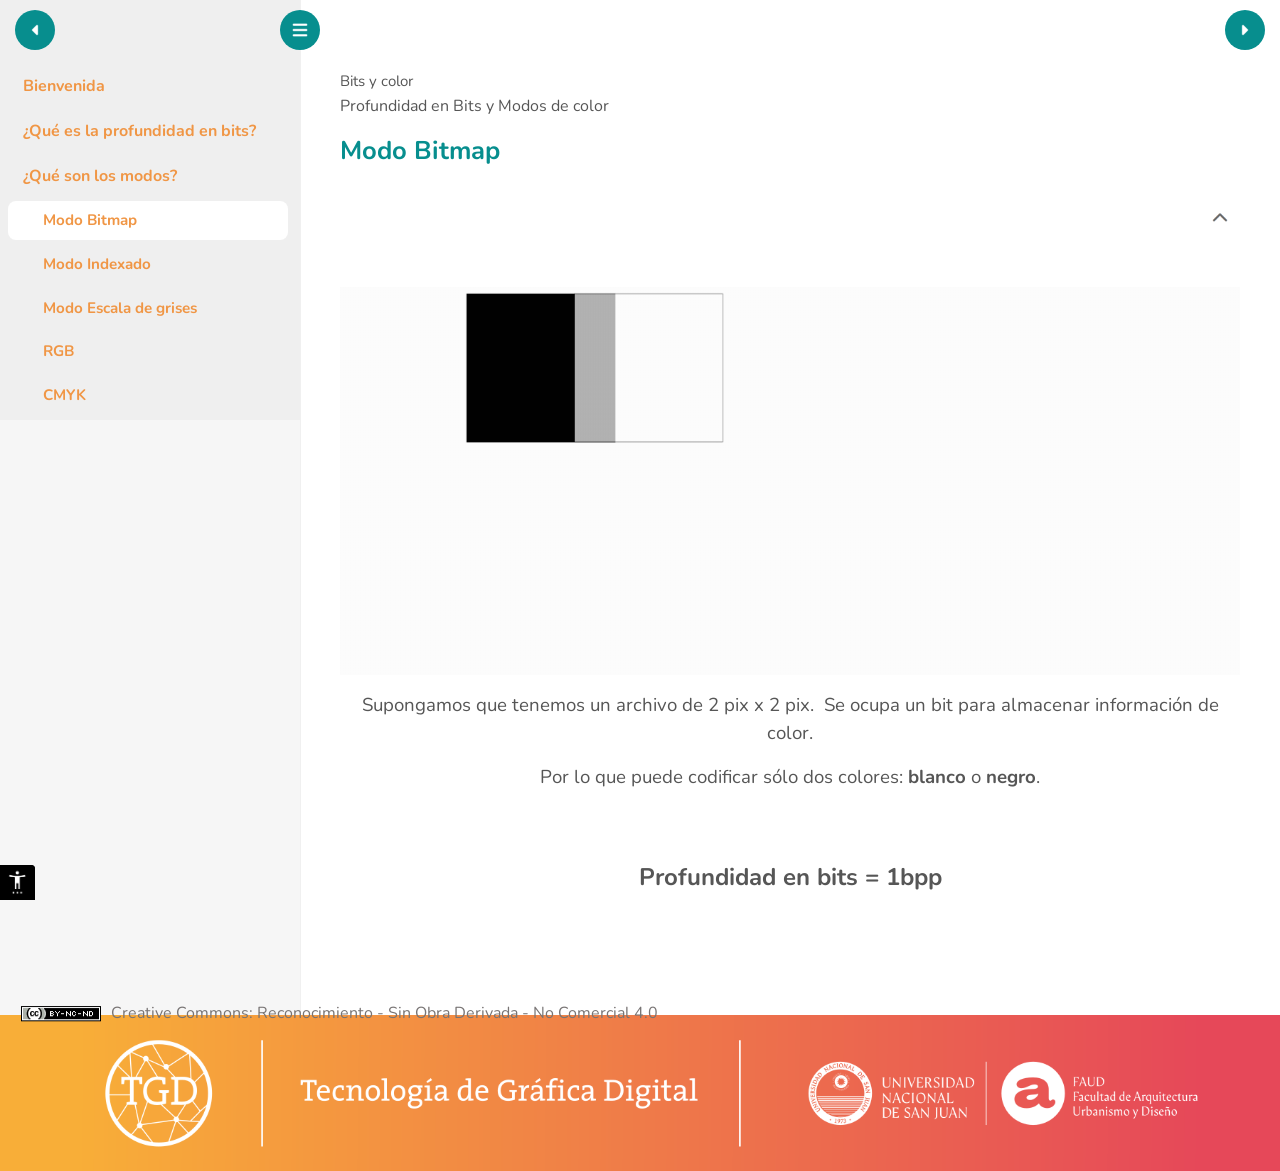
<file: html/modo-bitmap.html>
<!DOCTYPE html>
<html lang="es" id="exe-page-mppht9e9-hae2ayfm4">
<head>
<meta charset="utf-8">
<meta name="generator" content="eXeLearning v4.0.0">
<meta name="viewport" content="width=device-width, initial-scale=1">
<link rel="license" type="text/html" href="https://creativecommons.org/licenses/by-nc-nd/4.0/">
<title>Modo Bitmap | Bits y color</title>
<link rel="icon" type="image/x-icon" href="../libs/favicon.ico">
<meta name="description" content="Este recurso ha sido producido por el equipo de Cátedra de Tecnología de Gráfica Digital I, en el contexto de un proyecto Interno de Investigación. Facultad de Arquitectura, Urbanismo y Diseño. Universidad Nacional de San Juan.">
<script>document.querySelector("html").classList.add("js");</script><script src="../libs/jquery/jquery.min.js"> </script><script src="../libs/common_i18n.js"> </script><script src="../libs/common.js"> </script><script src="../libs/exe_export.js"> </script><script src="../libs/bootstrap/bootstrap.bundle.min.js"> </script><link rel="stylesheet" href="../libs/bootstrap/bootstrap.min.css">
<script src="../idevices/text/text.js"></script><link rel="stylesheet" href="../idevices/text/text.css">
<script src="../libs/exe_atools/exe_atools.js"> </script><link rel="stylesheet" href="../libs/exe_atools/exe_atools.css">
<link rel="stylesheet" href="../content/css/base.css"><script src="../theme/style.js"> </script><link rel="stylesheet" href="../theme/style.css">
<style>
/* Global Font: Nunito */
@font-face {
    font-family: 'Nunito';
    font-style: normal;
    font-weight: 400;
    font-display: swap;
    src: url('../fonts/global/nunito/Nunito-Regular.woff2') format('woff2');
}
@font-face {
    font-family: 'Nunito';
    font-style: italic;
    font-weight: 400;
    font-display: swap;
    src: url('../fonts/global/nunito/Nunito-Italic.woff2') format('woff2');
}
@font-face {
    font-family: 'Nunito';
    font-style: normal;
    font-weight: 700;
    font-display: swap;
    src: url('../fonts/global/nunito/Nunito-Bold.woff2') format('woff2');
}
@font-face {
    font-family: 'Nunito';
    font-style: italic;
    font-weight: 700;
    font-display: swap;
    src: url('../fonts/global/nunito/Nunito-BoldItalic.woff2') format('woff2');
}

body, main, article, .exe-content, .iDevice_wrapper, .idevice-content {
    font-family: 'Nunito', sans-serif !important;
}


</style>
</head>
<body class="exe-export exe-web-site exe-global-font-nunito">
<script>document.body.className+=" js"</script>
<div class="exe-content exe-export pre-js siteNav-hidden"><a href="#page-mppht9e9-hae2ayfm4" id="skipNav">Skip to content</a> <nav id="siteNav">
<ul>
<li> <a href="../index.html" class="main-node no-ch">Bienvenida</a>
</li>
<li> <a href="../html/que-es-la-profundidad-en-bits.html" class="no-ch">¿Qué es la profundidad en bits?</a>
</li>
<li class="current-page-parent"> <a href="../html/que-son-los-modos.html" class="daddy">¿Qué son los modos?</a>
<ul class="other-section">
<li class="active"> <a href="../html/modo-bitmap.html" class="active no-ch">Modo Bitmap</a>
</li>
<li> <a href="../html/modo-indexado.html" class="no-ch">Modo Indexado</a>
</li>
<li> <a href="../html/modo-escala-de-grises.html" class="no-ch">Modo Escala de grises</a>
</li>
<li> <a href="../html/rgb.html" class="daddy">RGB</a>
<ul class="other-section">
<li> <a href="../html/rgb-de-24-bpp.html" class="no-ch">RGB de 24 bpp</a>
</li>
<li> <a href="../html/rgb-de-32-bpp.html" class="no-ch">RGB de 32 bpp</a>
</li>
</ul>
</li>
<li> <a href="../html/cmyk.html" class="daddy">CMYK</a>
<ul class="other-section">
<li> <a href="../html/cmyk-de-32-bpp.html" class="no-ch">CMYK de 32 bpp</a>
</li>
<li> <a href="../html/cmyk-de-40-bpp.html" class="no-ch">CMYK de 40 bpp</a>
</li>
</ul>
</li>
</ul>
</li>
</ul>
</nav><main id="page-mppht9e9-hae2ayfm4" class="page"> 
<header class="main-header">
<div class="package-header"><p class="package-title">Bits y color</p>
<p class="package-subtitle">Profundidad en Bits y Modos de color</p></div>
<div class="page-header"><h1 class="page-title">Modo Bitmap</h1></div>
</header><div id="page-content-page-mppht9e9-hae2ayfm4" class="page-content">
<article id="block-1779804629666-xhkfe1cd1" class="box no-header">
<header class="box-head no-icon">
<button class="box-toggle box-toggle-on" title="Toggle content">
<span>Toggle content</span>
</button></header>
<div class="box-content">
<div id="idevice-1779804629665-14iy55r9b" class="idevice_node text" data-idevice-path="../idevices/text/" data-idevice-type="text" data-idevice-component-type="json" data-idevice-json-data="{&quot;ideviceId&quot;:&quot;idevice-1779804629665-14iy55r9b&quot;}">
<div class="exe-text-template">
    <p><img src="../content/resources/bitmapcortado.gif" width="1440" height="621" alt="" /><br /></p>
<p style="text-align: center;"><span style="font-size: 14pt;">Supongamos que tenemos un archivo de 2 pix x 2 pix.  </span><span style="font-size: 14pt;">Se ocupa un bit para almacenar información de color.</span></p>
<p style="text-align: center;"><span style="font-size: 14pt;">Por lo que puede codificar sólo dos colores: <strong>blanco</strong> o <strong>negro</strong>.</span></p>
<p style="text-align: center;"><span style="font-size: 18pt;"><strong></strong></span><br /></p>
<p style="text-align: center;"><span style="font-size: 18pt;"><strong>Profundidad en bits = 1bpp</strong></span></p>
</div>
</div>
</div>
</article>
</div></main><div class="nav-buttons">
<a href="../html/que-son-los-modos.html" title="Anterior" class="nav-button nav-button-left"><span>Anterior</span></a>
<a href="../html/modo-indexado.html" title="Siguiente" class="nav-button nav-button-right"><span>Siguiente</span></a>
</div>
<footer id="siteFooter"><div id="siteFooterContent"> <div id="packageLicense" class="cc cc-by-nc-nd"> <p> <span class="license-label">Licencia: </span><a href="https://creativecommons.org/licenses/by-nc-nd/4.0/" class="license">Creative Commons: Reconocimiento - sin obra derivada - no comercial 4.0</a></p>
</div>
</div></footer>
</div>

</body>
</html>
</file>
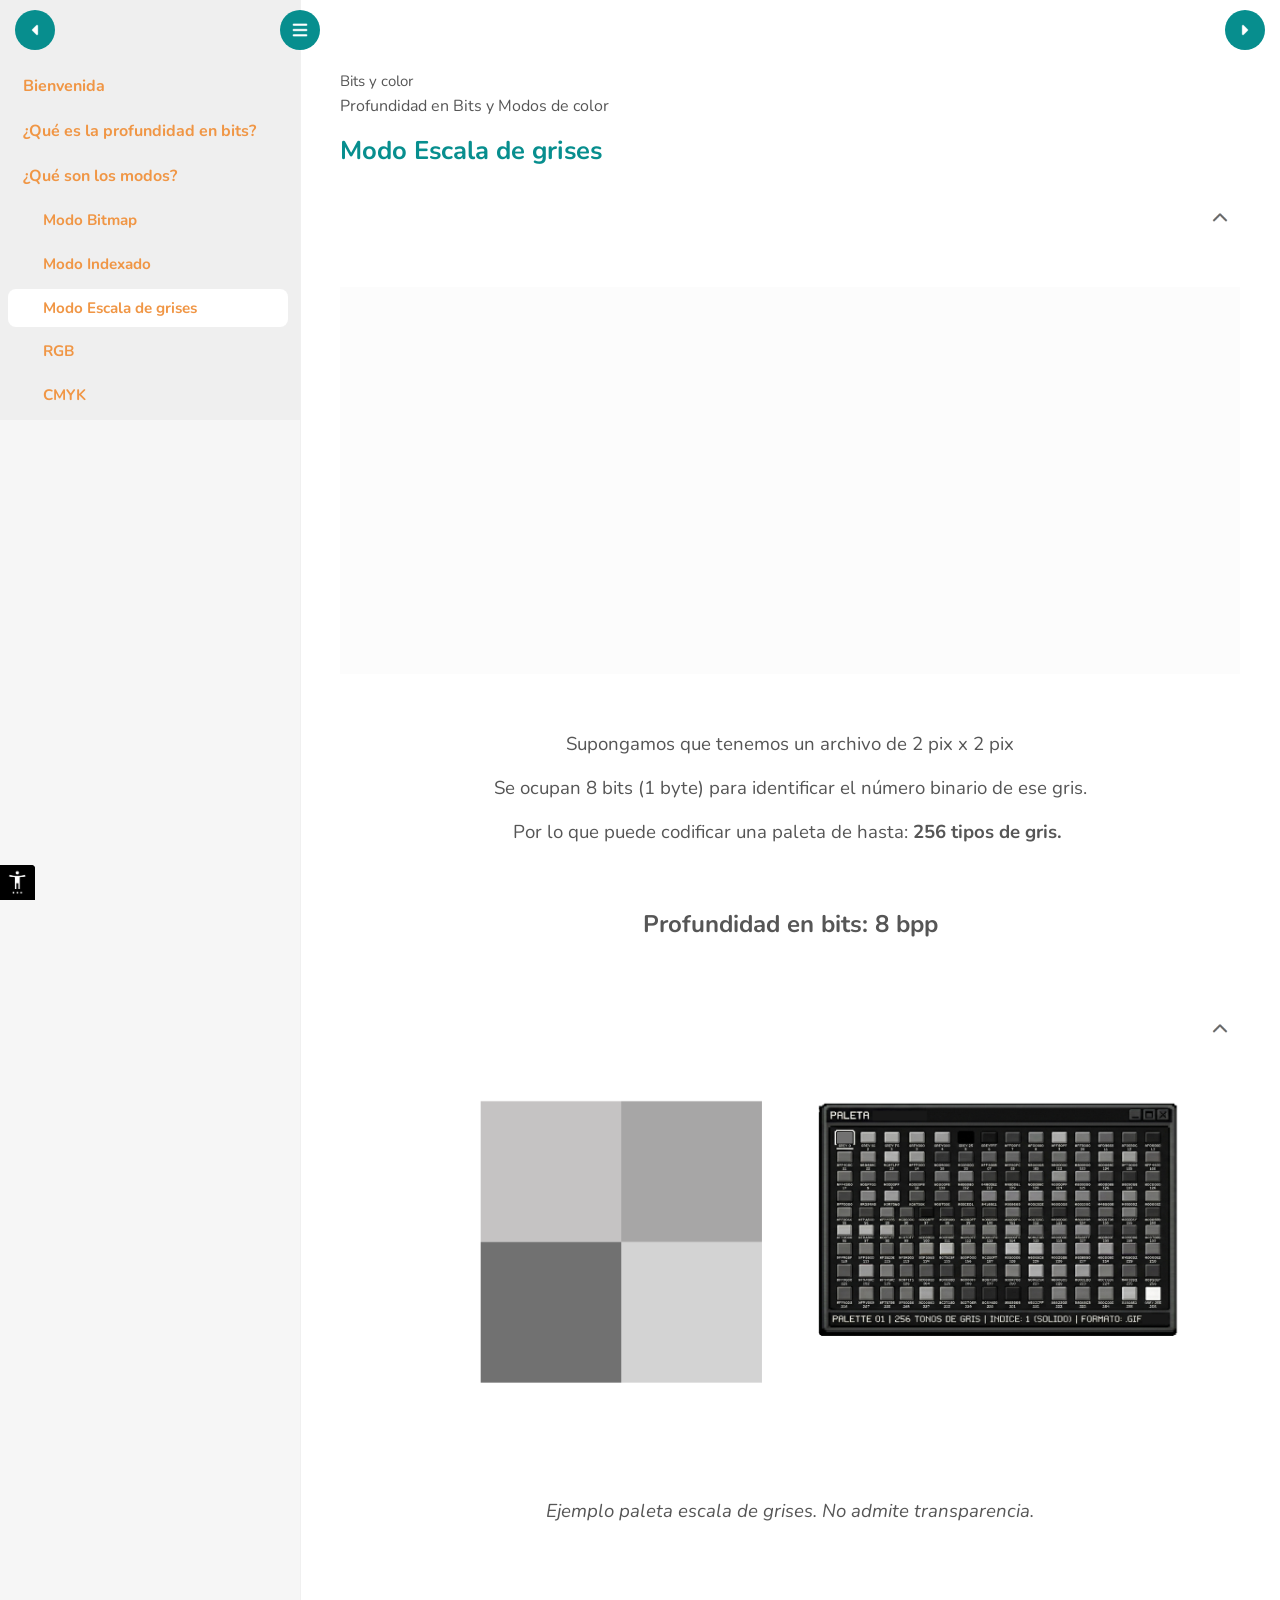
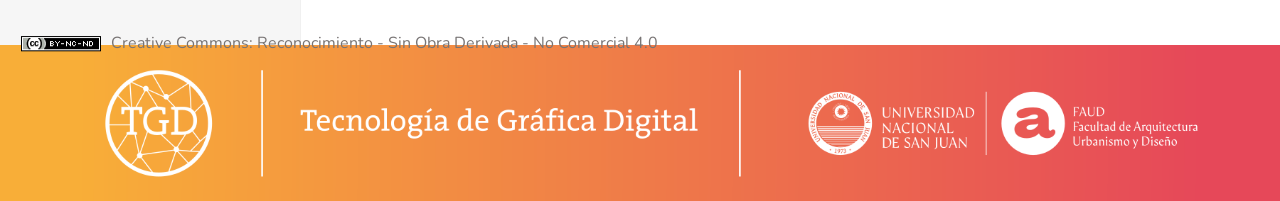
<file: html/modo-escala-de-grises.html>
<!DOCTYPE html>
<html lang="es" id="exe-page-mppht9ed-g47oc4myf">
<head>
<meta charset="utf-8">
<meta name="generator" content="eXeLearning v4.0.0">
<meta name="viewport" content="width=device-width, initial-scale=1">
<link rel="license" type="text/html" href="https://creativecommons.org/licenses/by-nc-nd/4.0/">
<title>Modo Escala de grises | Bits y color</title>
<link rel="icon" type="image/x-icon" href="../libs/favicon.ico">
<meta name="description" content="Este recurso ha sido producido por el equipo de Cátedra de Tecnología de Gráfica Digital I, en el contexto de un proyecto Interno de Investigación. Facultad de Arquitectura, Urbanismo y Diseño. Universidad Nacional de San Juan.">
<script>document.querySelector("html").classList.add("js");</script><script src="../libs/jquery/jquery.min.js"> </script><script src="../libs/common_i18n.js"> </script><script src="../libs/common.js"> </script><script src="../libs/exe_export.js"> </script><script src="../libs/bootstrap/bootstrap.bundle.min.js"> </script><link rel="stylesheet" href="../libs/bootstrap/bootstrap.min.css">
<script src="../idevices/text/text.js"></script><link rel="stylesheet" href="../idevices/text/text.css">
<script src="../libs/exe_atools/exe_atools.js"> </script><link rel="stylesheet" href="../libs/exe_atools/exe_atools.css">
<link rel="stylesheet" href="../content/css/base.css"><script src="../theme/style.js"> </script><link rel="stylesheet" href="../theme/style.css">
<style>
/* Global Font: Nunito */
@font-face {
    font-family: 'Nunito';
    font-style: normal;
    font-weight: 400;
    font-display: swap;
    src: url('../fonts/global/nunito/Nunito-Regular.woff2') format('woff2');
}
@font-face {
    font-family: 'Nunito';
    font-style: italic;
    font-weight: 400;
    font-display: swap;
    src: url('../fonts/global/nunito/Nunito-Italic.woff2') format('woff2');
}
@font-face {
    font-family: 'Nunito';
    font-style: normal;
    font-weight: 700;
    font-display: swap;
    src: url('../fonts/global/nunito/Nunito-Bold.woff2') format('woff2');
}
@font-face {
    font-family: 'Nunito';
    font-style: italic;
    font-weight: 700;
    font-display: swap;
    src: url('../fonts/global/nunito/Nunito-BoldItalic.woff2') format('woff2');
}

body, main, article, .exe-content, .iDevice_wrapper, .idevice-content {
    font-family: 'Nunito', sans-serif !important;
}


</style>
</head>
<body class="exe-export exe-web-site exe-global-font-nunito">
<script>document.body.className+=" js"</script>
<div class="exe-content exe-export pre-js siteNav-hidden"><a href="#page-mppht9ed-g47oc4myf" id="skipNav">Skip to content</a> <nav id="siteNav">
<ul>
<li> <a href="../index.html" class="main-node no-ch">Bienvenida</a>
</li>
<li> <a href="../html/que-es-la-profundidad-en-bits.html" class="no-ch">¿Qué es la profundidad en bits?</a>
</li>
<li class="current-page-parent"> <a href="../html/que-son-los-modos.html" class="daddy">¿Qué son los modos?</a>
<ul class="other-section">
<li> <a href="../html/modo-bitmap.html" class="no-ch">Modo Bitmap</a>
</li>
<li> <a href="../html/modo-indexado.html" class="no-ch">Modo Indexado</a>
</li>
<li class="active"> <a href="../html/modo-escala-de-grises.html" class="active no-ch">Modo Escala de grises</a>
</li>
<li> <a href="../html/rgb.html" class="daddy">RGB</a>
<ul class="other-section">
<li> <a href="../html/rgb-de-24-bpp.html" class="no-ch">RGB de 24 bpp</a>
</li>
<li> <a href="../html/rgb-de-32-bpp.html" class="no-ch">RGB de 32 bpp</a>
</li>
</ul>
</li>
<li> <a href="../html/cmyk.html" class="daddy">CMYK</a>
<ul class="other-section">
<li> <a href="../html/cmyk-de-32-bpp.html" class="no-ch">CMYK de 32 bpp</a>
</li>
<li> <a href="../html/cmyk-de-40-bpp.html" class="no-ch">CMYK de 40 bpp</a>
</li>
</ul>
</li>
</ul>
</li>
</ul>
</nav><main id="page-mppht9ed-g47oc4myf" class="page"> 
<header class="main-header">
<div class="package-header"><p class="package-title">Bits y color</p>
<p class="package-subtitle">Profundidad en Bits y Modos de color</p></div>
<div class="page-header"><h1 class="page-title">Modo Escala de grises</h1></div>
</header><div id="page-content-page-mppht9ed-g47oc4myf" class="page-content">
<article id="block-1779810428598-ilvahxrhr" class="box no-header">
<header class="box-head no-icon">
<button class="box-toggle box-toggle-on" title="Toggle content">
<span>Toggle content</span>
</button></header>
<div class="box-content">
<div id="idevice-1779810428598-blxw9ya8b" class="idevice_node text" data-idevice-path="../idevices/text/" data-idevice-type="text" data-idevice-component-type="json" data-idevice-json-data="{&quot;ideviceId&quot;:&quot;idevice-1779810428598-blxw9ya8b&quot;}">
<div class="exe-text-template">
    <p><img src="../content/resources/escaladegrises.gif" width="1440" height="620" alt="" /><br /></p>
<p style="text-align: center;"><br /></p>
<p style="text-align: center;"><span style="font-size: 14pt;">Supongamos que tenemos un </span><span style="font-size: 14pt;">archivo de 2 pix x 2 pix</span></p>
<p style="text-align: center;"><span style="font-size: 14pt;">Se ocupan 8 bits (1 byte) para identificar el número binario de ese gris.</span></p>
<p style="text-align: center;"><span style="font-size: 14pt;">Por lo que puede codificar una paleta de hasta: </span><strong><span style="font-size: 14pt;">256 tipos de gris. </span></strong></p>
<p style="text-align: center;"><span style="font-size: 14pt;"></span><br /></p>
<p style="text-align: center;"><span style="font-size: 18pt;"><strong>Profundidad en bits: 8 bpp</strong></span></p>
</div>
</div>
</div>
</article><article id="block-1779810428598-nxpv91zyx" class="box no-header">
<header class="box-head no-icon">
<button class="box-toggle box-toggle-on" title="Toggle content">
<span>Toggle content</span>
</button></header>
<div class="box-content">
<div id="idevice-1779810428598-pu23d8hp7" class="idevice_node text" data-idevice-path="../idevices/text/" data-idevice-type="text" data-idevice-component-type="json" data-idevice-json-data="{&quot;ideviceId&quot;:&quot;idevice-1779810428598-pu23d8hp7&quot;}">
<div class="exe-text-template">
    <p style="text-align: center;"><span style="font-size: 14pt;"><em><img src="../content/resources/grises.png" width="1440" height="613" alt="" /></em></span></p>
<p style="text-align: center;"><span style="font-size: 14pt;"><em>Ejemplo paleta escala de grises. No admite transparencia.</em></span></p>
</div>
</div>
</div>
</article>
</div></main><div class="nav-buttons">
<a href="../html/modo-indexado.html" title="Anterior" class="nav-button nav-button-left"><span>Anterior</span></a>
<a href="../html/rgb.html" title="Siguiente" class="nav-button nav-button-right"><span>Siguiente</span></a>
</div>
<footer id="siteFooter"><div id="siteFooterContent"> <div id="packageLicense" class="cc cc-by-nc-nd"> <p> <span class="license-label">Licencia: </span><a href="https://creativecommons.org/licenses/by-nc-nd/4.0/" class="license">Creative Commons: Reconocimiento - sin obra derivada - no comercial 4.0</a></p>
</div>
</div></footer>
</div>

</body>
</html>
</file>
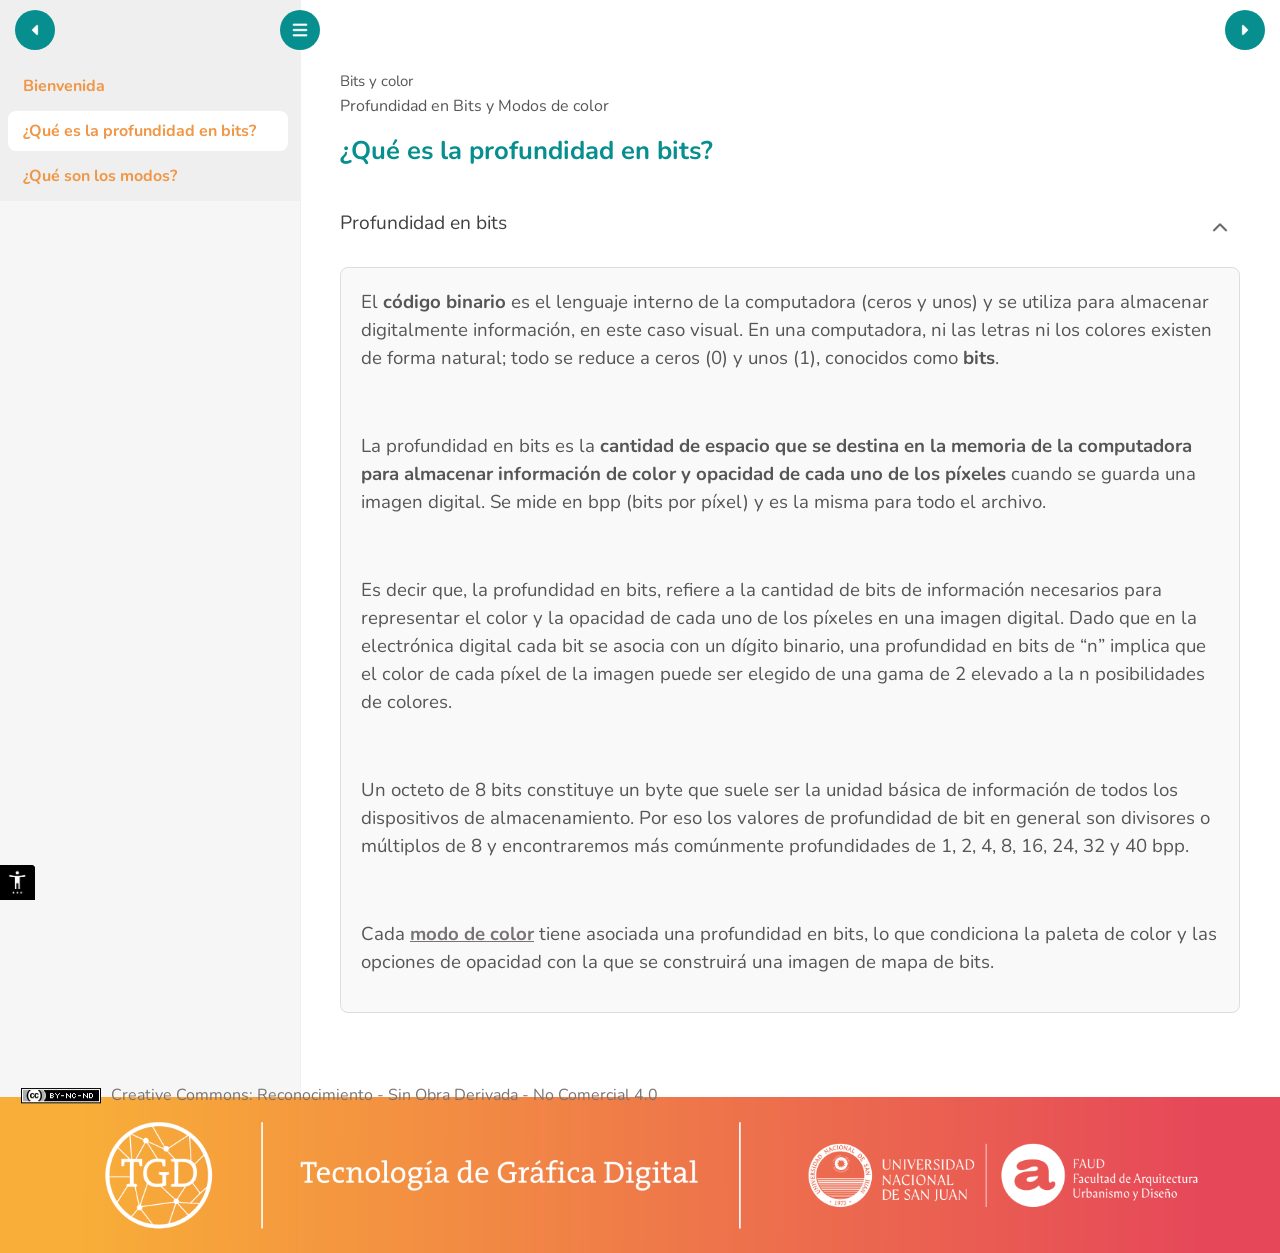
<file: html/que-es-la-profundidad-en-bits.html>
<!DOCTYPE html>
<html lang="es" id="exe-page-mppht9e5-0vja7nwal">
<head>
<meta charset="utf-8">
<meta name="generator" content="eXeLearning v4.0.0">
<meta name="viewport" content="width=device-width, initial-scale=1">
<link rel="license" type="text/html" href="https://creativecommons.org/licenses/by-nc-nd/4.0/">
<title>¿Qué es la profundidad en bits? | Bits y color</title>
<link rel="icon" type="image/x-icon" href="../libs/favicon.ico">
<meta name="description" content="Este recurso ha sido producido por el equipo de Cátedra de Tecnología de Gráfica Digital I, en el contexto de un proyecto Interno de Investigación. Facultad de Arquitectura, Urbanismo y Diseño. Universidad Nacional de San Juan.">
<script>document.querySelector("html").classList.add("js");</script><script src="../libs/jquery/jquery.min.js"> </script><script src="../libs/common_i18n.js"> </script><script src="../libs/common.js"> </script><script src="../libs/exe_export.js"> </script><script src="../libs/bootstrap/bootstrap.bundle.min.js"> </script><link rel="stylesheet" href="../libs/bootstrap/bootstrap.min.css">
<script src="../idevices/text/text.js"></script><link rel="stylesheet" href="../idevices/text/text.css">
<script src="../libs/exe_atools/exe_atools.js"> </script><link rel="stylesheet" href="../libs/exe_atools/exe_atools.css">
<link rel="stylesheet" href="../content/css/base.css"><script src="../theme/style.js"> </script><link rel="stylesheet" href="../theme/style.css">
<style>
/* Global Font: Nunito */
@font-face {
    font-family: 'Nunito';
    font-style: normal;
    font-weight: 400;
    font-display: swap;
    src: url('../fonts/global/nunito/Nunito-Regular.woff2') format('woff2');
}
@font-face {
    font-family: 'Nunito';
    font-style: italic;
    font-weight: 400;
    font-display: swap;
    src: url('../fonts/global/nunito/Nunito-Italic.woff2') format('woff2');
}
@font-face {
    font-family: 'Nunito';
    font-style: normal;
    font-weight: 700;
    font-display: swap;
    src: url('../fonts/global/nunito/Nunito-Bold.woff2') format('woff2');
}
@font-face {
    font-family: 'Nunito';
    font-style: italic;
    font-weight: 700;
    font-display: swap;
    src: url('../fonts/global/nunito/Nunito-BoldItalic.woff2') format('woff2');
}

body, main, article, .exe-content, .iDevice_wrapper, .idevice-content {
    font-family: 'Nunito', sans-serif !important;
}


</style>
</head>
<body class="exe-export exe-web-site exe-global-font-nunito">
<script>document.body.className+=" js"</script>
<div class="exe-content exe-export pre-js siteNav-hidden"><a href="#page-mppht9e5-0vja7nwal" id="skipNav">Skip to content</a> <nav id="siteNav">
<ul>
<li> <a href="../index.html" class="main-node no-ch">Bienvenida</a>
</li>
<li class="active"> <a href="../html/que-es-la-profundidad-en-bits.html" class="active no-ch">¿Qué es la profundidad en bits?</a>
</li>
<li> <a href="../html/que-son-los-modos.html" class="daddy">¿Qué son los modos?</a>
<ul class="other-section">
<li> <a href="../html/modo-bitmap.html" class="no-ch">Modo Bitmap</a>
</li>
<li> <a href="../html/modo-indexado.html" class="no-ch">Modo Indexado</a>
</li>
<li> <a href="../html/modo-escala-de-grises.html" class="no-ch">Modo Escala de grises</a>
</li>
<li> <a href="../html/rgb.html" class="daddy">RGB</a>
<ul class="other-section">
<li> <a href="../html/rgb-de-24-bpp.html" class="no-ch">RGB de 24 bpp</a>
</li>
<li> <a href="../html/rgb-de-32-bpp.html" class="no-ch">RGB de 32 bpp</a>
</li>
</ul>
</li>
<li> <a href="../html/cmyk.html" class="daddy">CMYK</a>
<ul class="other-section">
<li> <a href="../html/cmyk-de-32-bpp.html" class="no-ch">CMYK de 32 bpp</a>
</li>
<li> <a href="../html/cmyk-de-40-bpp.html" class="no-ch">CMYK de 40 bpp</a>
</li>
</ul>
</li>
</ul>
</li>
</ul>
</nav><main id="page-mppht9e5-0vja7nwal" class="page"> 
<header class="main-header">
<div class="package-header"><p class="package-title">Bits y color</p>
<p class="package-subtitle">Profundidad en Bits y Modos de color</p></div>
<div class="page-header"><h1 class="page-title">¿Qué es la profundidad en bits?</h1></div>
</header><div id="page-content-page-mppht9e5-0vja7nwal" class="page-content">
<article id="block-1778509594215-vzdyyv1k6" class="box">
<header class="box-head no-icon">
<h1 class="box-title">Profundidad en bits</h1>
<button class="box-toggle box-toggle-on" title="Toggle content">
<span>Toggle content</span>
</button></header>
<div class="box-content">
<div id="idevice-1778509594213-nl35400qf" class="idevice_node text" data-idevice-path="../idevices/text/" data-idevice-type="text" data-idevice-component-type="json" data-idevice-json-data="{&quot;ideviceId&quot;:&quot;idevice-1778509594213-nl35400qf&quot;}">
<div class="exe-text-template">
    <p><span style="font-size: 14pt;">El <strong>código binario</strong> es el lenguaje interno de la computadora (ceros y unos) y se utiliza para almacenar digitalmente información, en este caso visual. En una computadora, ni las letras ni los colores existen de forma natural; todo se reduce a ceros (0) y unos (1), conocidos como <strong>bits</strong>. </span><br /></p>
<p><span style="font-size: 14pt;"></span><br /></p>
<p><span style="font-size: 14pt;">La profundidad en bits es la <strong>cantidad de espacio que se destina en la memoria de la computadora para almacenar información de color y opacidad de cada uno de los píxeles</strong> cuando se guarda una imagen digital. Se mide en bpp (bits por píxel) y es la misma para todo el archivo.</span></p>
<p><span style="font-size: 14pt;"></span><br /></p>
<p><span style="font-size: 14pt;">Es decir que, la profundidad en bits, refiere a la cantidad de bits de información necesarios para representar el color y la opacidad de cada uno de los píxeles en una imagen digital. Dado que en la electrónica digital cada bit se asocia con un dígito binario, una profundidad en bits de “n” implica que el color de cada píxel de la imagen puede ser elegido de una gama de 2 elevado a la n posibilidades de colores.</span></p>
<p><span style="font-size: 14pt;"></span><br /></p>
<p><span style="font-size: 14pt;">Un octeto de 8 bits constituye un byte que suele ser la unidad básica de información de todos los dispositivos de almacenamiento. Por eso los valores de profundidad de bit en general son divisores o múltiplos de 8 y encontraremos más comúnmente profundidades de 1, 2, 4, 8, 16, 24, 32 y 40 bpp. </span></p>
<p><span style="font-size: 14pt;"></span><br /></p>
<p><span style="font-size: 14pt;">Cada<strong> <span style="color: #3598db;"><a href="que-son-los-modos.html" title="" style="color: #3598db;">modo de color</a> </span></strong>tiene asociada una profundidad en bits, lo que condiciona la paleta de color y las opciones de opacidad con la que se construirá una imagen de mapa de bits.</span></p>
</div>
</div>
</div>
</article>
</div></main><div class="nav-buttons">
<a href="../index.html" title="Anterior" class="nav-button nav-button-left"><span>Anterior</span></a>
<a href="../html/que-son-los-modos.html" title="Siguiente" class="nav-button nav-button-right"><span>Siguiente</span></a>
</div>
<footer id="siteFooter"><div id="siteFooterContent"> <div id="packageLicense" class="cc cc-by-nc-nd"> <p> <span class="license-label">Licencia: </span><a href="https://creativecommons.org/licenses/by-nc-nd/4.0/" class="license">Creative Commons: Reconocimiento - sin obra derivada - no comercial 4.0</a></p>
</div>
</div></footer>
</div>

</body>
</html>
</file>
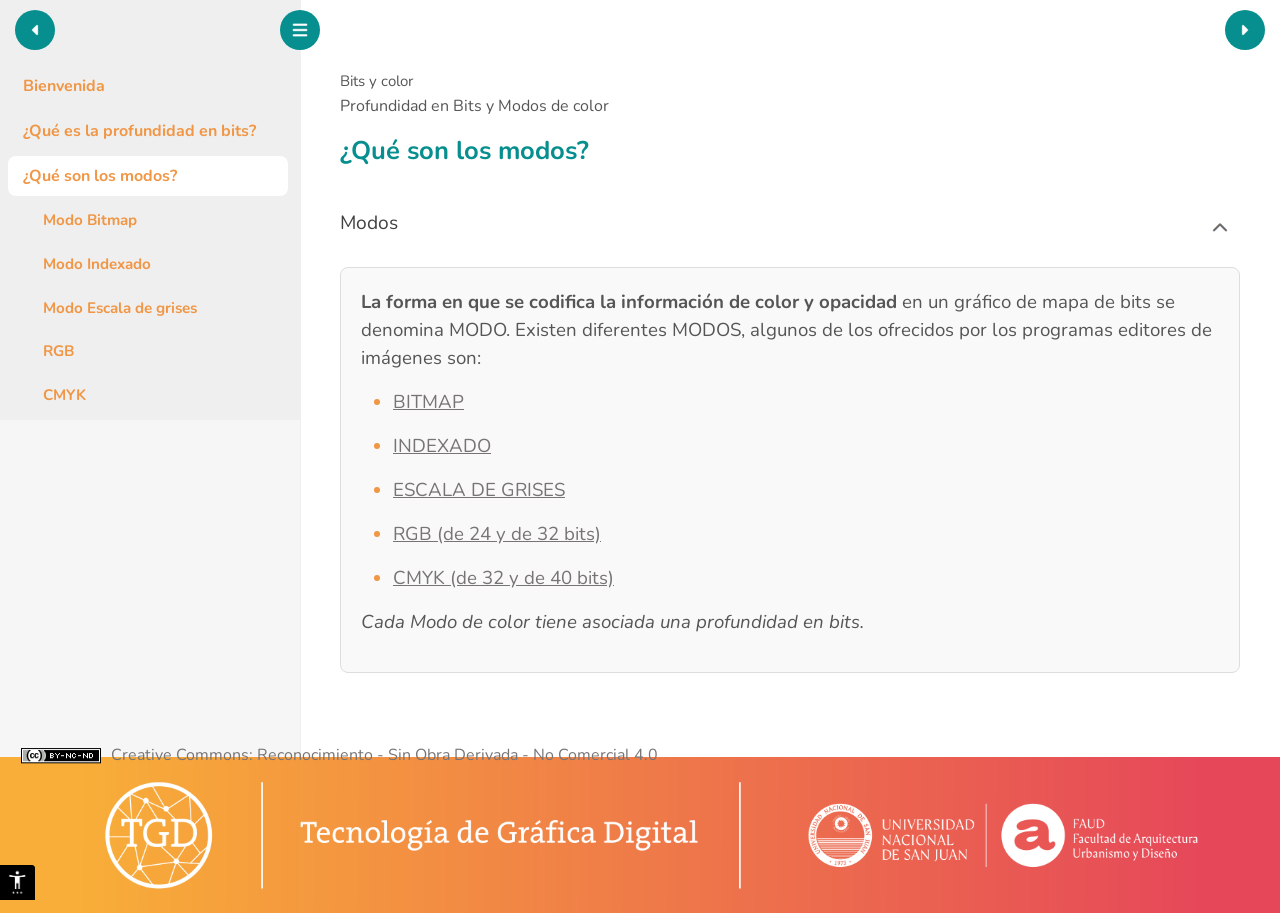
<file: html/que-son-los-modos.html>
<!DOCTYPE html>
<html lang="es" id="exe-page-mppht9e7-xh3vj1zxn">
<head>
<meta charset="utf-8">
<meta name="generator" content="eXeLearning v4.0.0">
<meta name="viewport" content="width=device-width, initial-scale=1">
<link rel="license" type="text/html" href="https://creativecommons.org/licenses/by-nc-nd/4.0/">
<title>¿Qué son los modos? | Bits y color</title>
<link rel="icon" type="image/x-icon" href="../libs/favicon.ico">
<meta name="description" content="Este recurso ha sido producido por el equipo de Cátedra de Tecnología de Gráfica Digital I, en el contexto de un proyecto Interno de Investigación. Facultad de Arquitectura, Urbanismo y Diseño. Universidad Nacional de San Juan.">
<script>document.querySelector("html").classList.add("js");</script><script src="../libs/jquery/jquery.min.js"> </script><script src="../libs/common_i18n.js"> </script><script src="../libs/common.js"> </script><script src="../libs/exe_export.js"> </script><script src="../libs/bootstrap/bootstrap.bundle.min.js"> </script><link rel="stylesheet" href="../libs/bootstrap/bootstrap.min.css">
<script src="../idevices/text/text.js"></script><link rel="stylesheet" href="../idevices/text/text.css">
<script src="../libs/exe_atools/exe_atools.js"> </script><link rel="stylesheet" href="../libs/exe_atools/exe_atools.css">
<link rel="stylesheet" href="../content/css/base.css"><script src="../theme/style.js"> </script><link rel="stylesheet" href="../theme/style.css">
<style>
/* Global Font: Nunito */
@font-face {
    font-family: 'Nunito';
    font-style: normal;
    font-weight: 400;
    font-display: swap;
    src: url('../fonts/global/nunito/Nunito-Regular.woff2') format('woff2');
}
@font-face {
    font-family: 'Nunito';
    font-style: italic;
    font-weight: 400;
    font-display: swap;
    src: url('../fonts/global/nunito/Nunito-Italic.woff2') format('woff2');
}
@font-face {
    font-family: 'Nunito';
    font-style: normal;
    font-weight: 700;
    font-display: swap;
    src: url('../fonts/global/nunito/Nunito-Bold.woff2') format('woff2');
}
@font-face {
    font-family: 'Nunito';
    font-style: italic;
    font-weight: 700;
    font-display: swap;
    src: url('../fonts/global/nunito/Nunito-BoldItalic.woff2') format('woff2');
}

body, main, article, .exe-content, .iDevice_wrapper, .idevice-content {
    font-family: 'Nunito', sans-serif !important;
}


</style>
</head>
<body class="exe-export exe-web-site exe-global-font-nunito">
<script>document.body.className+=" js"</script>
<div class="exe-content exe-export pre-js siteNav-hidden"><a href="#page-mppht9e7-xh3vj1zxn" id="skipNav">Skip to content</a> <nav id="siteNav">
<ul>
<li> <a href="../index.html" class="main-node no-ch">Bienvenida</a>
</li>
<li> <a href="../html/que-es-la-profundidad-en-bits.html" class="no-ch">¿Qué es la profundidad en bits?</a>
</li>
<li class="active"> <a href="../html/que-son-los-modos.html" class="active daddy">¿Qué son los modos?</a>
<ul class="other-section">
<li> <a href="../html/modo-bitmap.html" class="no-ch">Modo Bitmap</a>
</li>
<li> <a href="../html/modo-indexado.html" class="no-ch">Modo Indexado</a>
</li>
<li> <a href="../html/modo-escala-de-grises.html" class="no-ch">Modo Escala de grises</a>
</li>
<li> <a href="../html/rgb.html" class="daddy">RGB</a>
<ul class="other-section">
<li> <a href="../html/rgb-de-24-bpp.html" class="no-ch">RGB de 24 bpp</a>
</li>
<li> <a href="../html/rgb-de-32-bpp.html" class="no-ch">RGB de 32 bpp</a>
</li>
</ul>
</li>
<li> <a href="../html/cmyk.html" class="daddy">CMYK</a>
<ul class="other-section">
<li> <a href="../html/cmyk-de-32-bpp.html" class="no-ch">CMYK de 32 bpp</a>
</li>
<li> <a href="../html/cmyk-de-40-bpp.html" class="no-ch">CMYK de 40 bpp</a>
</li>
</ul>
</li>
</ul>
</li>
</ul>
</nav><main id="page-mppht9e7-xh3vj1zxn" class="page"> 
<header class="main-header">
<div class="package-header"><p class="package-title">Bits y color</p>
<p class="package-subtitle">Profundidad en Bits y Modos de color</p></div>
<div class="page-header"><h1 class="page-title">¿Qué son los modos?</h1></div>
</header><div id="page-content-page-mppht9e7-xh3vj1zxn" class="page-content">
<article id="block-1778676948568-rusd12hap" class="box">
<header class="box-head no-icon">
<h1 class="box-title">Modos</h1>
<button class="box-toggle box-toggle-on" title="Toggle content">
<span>Toggle content</span>
</button></header>
<div class="box-content">
<div id="idevice-1778676948567-2j9lvtcd8" class="idevice_node text" data-idevice-path="../idevices/text/" data-idevice-type="text" data-idevice-component-type="json" data-idevice-json-data="{&quot;ideviceId&quot;:&quot;idevice-1778676948567-2j9lvtcd8&quot;}">
<div class="exe-text-template">
    <p><span style="font-size: 14pt;"><strong>La forma en que se codifica la información de color y opacidad</strong> en un gráfico de mapa de bits se denomina MODO. Existen diferentes MODOS, algunos de los ofrecidos por los programas editores de imágenes son: </span></p>
<p><span style="font-size: 14pt;"></span></p>
<ul>
<li>
<p><span style="color: #252525; font-size: 14pt;"><a href="modo-bitmap.html" title="" style="color: #252525;">BITMAP</a></span><span style="color: #252525; font-size: 14pt;"></span></p>
</li>
<li>
<p><span style="color: #252525; font-size: 14pt;"><a href="modo-indexado.html" title="" style="color: #252525;">INDEXADO</a></span></p>
</li>
<li>
<p><span style="color: #252525; font-size: 14pt;"><a href="exe-node:page-mpmpl2il-e1wu9n2rv" title="" style="color: #252525;">ESCALA DE GRISES</a></span></p>
</li>
<li>
<p><span style="color: #252525; font-size: 14pt;"><a href="rgb.html" title="" style="color: #252525;">RGB (de 24 y de 32 bits)</a></span></p>
</li>
<li>
<p><span style="color: #252525; font-size: 14pt;"><a href="cmyk.html" title="" style="color: #252525;">CMYK (de 32 y de 40 bits)</a></span></p>
</li>
</ul>
<p><span style="font-size: 14pt;"></span></p>
<p><em><span style="font-size: 14pt;">Cada Modo de color tiene asociada una profundidad en bits.</span></em></p>
</div>
</div>
</div>
</article>
</div></main><div class="nav-buttons">
<a href="../html/que-es-la-profundidad-en-bits.html" title="Anterior" class="nav-button nav-button-left"><span>Anterior</span></a>
<a href="../html/modo-bitmap.html" title="Siguiente" class="nav-button nav-button-right"><span>Siguiente</span></a>
</div>
<footer id="siteFooter"><div id="siteFooterContent"> <div id="packageLicense" class="cc cc-by-nc-nd"> <p> <span class="license-label">Licencia: </span><a href="https://creativecommons.org/licenses/by-nc-nd/4.0/" class="license">Creative Commons: Reconocimiento - sin obra derivada - no comercial 4.0</a></p>
</div>
</div></footer>
</div>

</body>
</html>
</file>
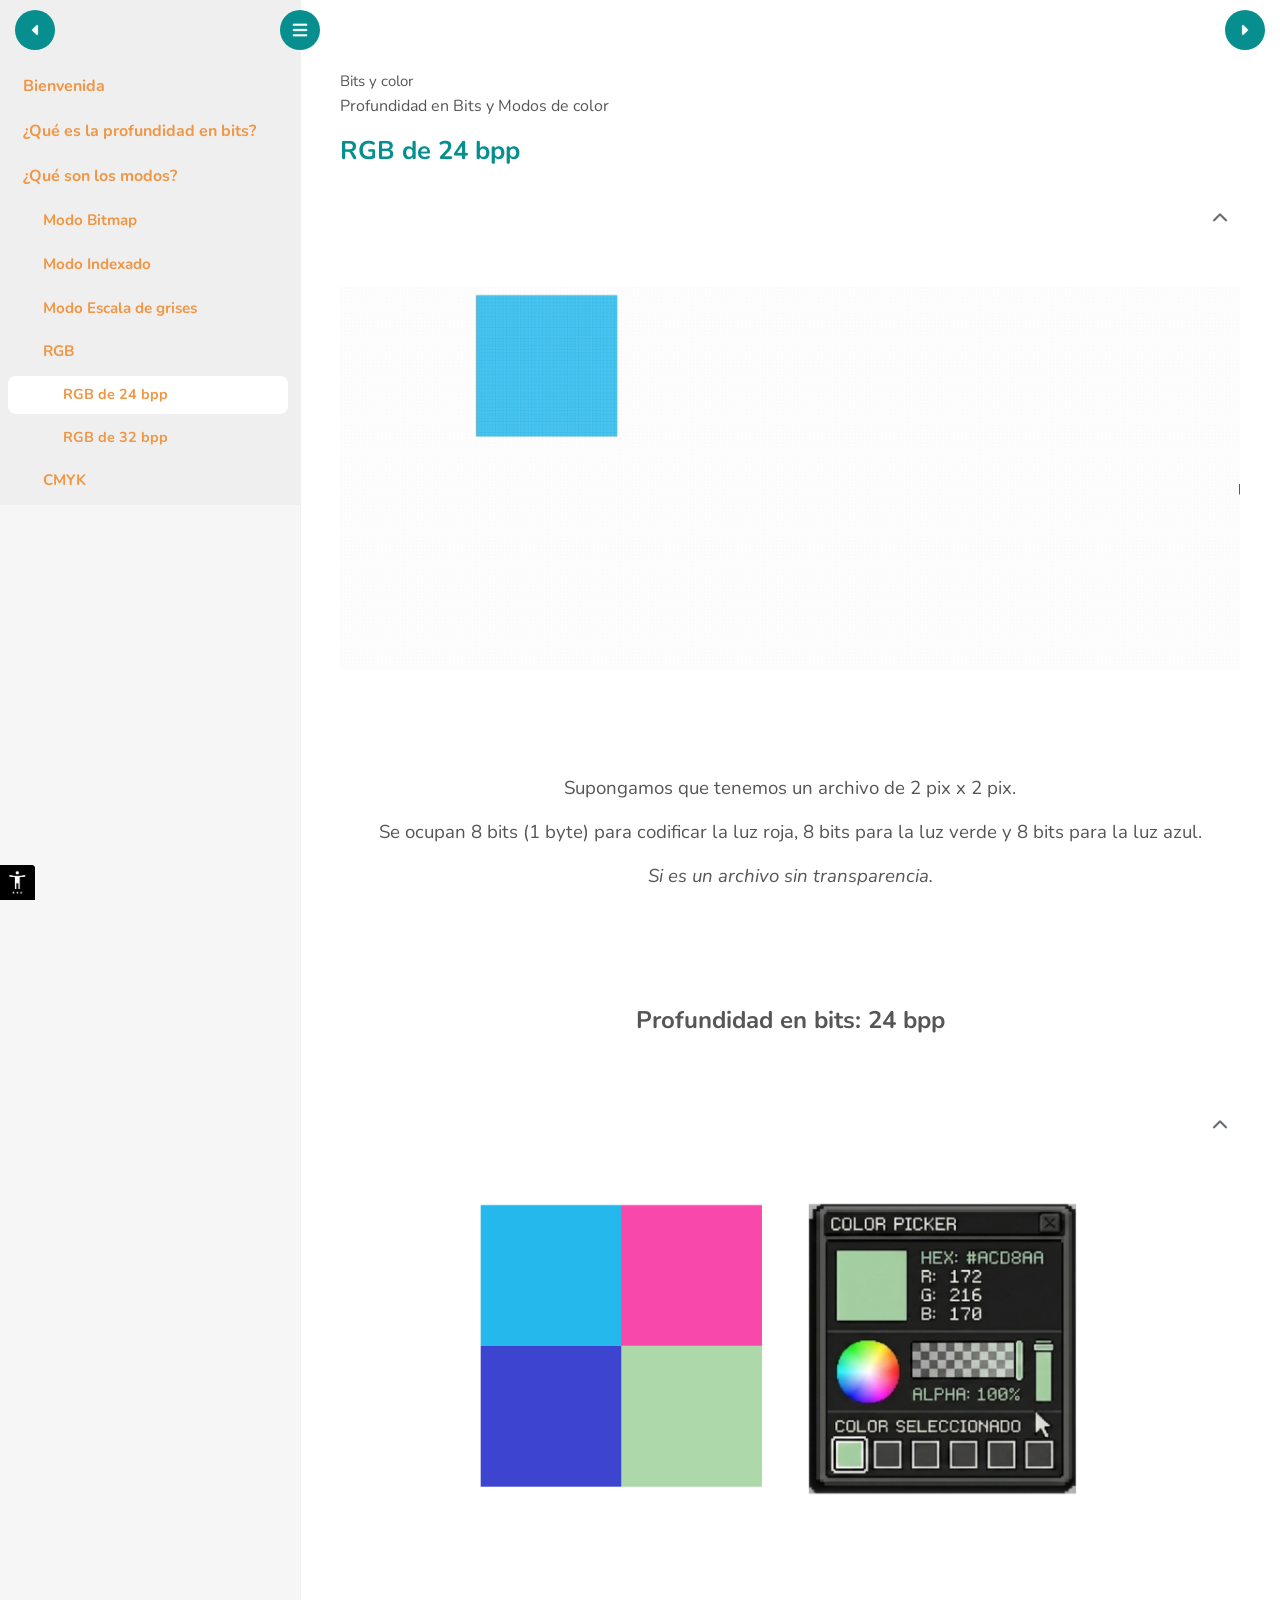
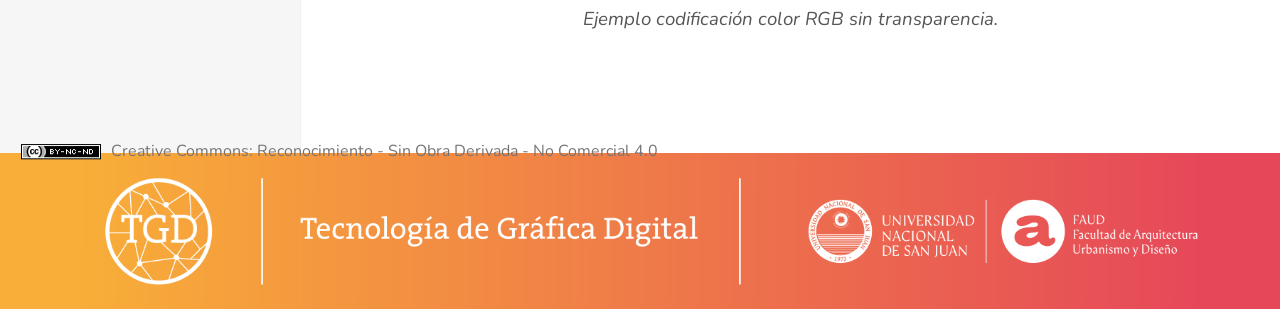
<file: html/rgb-de-24-bpp.html>
<!DOCTYPE html>
<html lang="es" id="exe-page-mppht9ei-06rbbj33o">
<head>
<meta charset="utf-8">
<meta name="generator" content="eXeLearning v4.0.0">
<meta name="viewport" content="width=device-width, initial-scale=1">
<link rel="license" type="text/html" href="https://creativecommons.org/licenses/by-nc-nd/4.0/">
<title>RGB de 24 bpp | Bits y color</title>
<link rel="icon" type="image/x-icon" href="../libs/favicon.ico">
<meta name="description" content="Este recurso ha sido producido por el equipo de Cátedra de Tecnología de Gráfica Digital I, en el contexto de un proyecto Interno de Investigación. Facultad de Arquitectura, Urbanismo y Diseño. Universidad Nacional de San Juan.">
<script>document.querySelector("html").classList.add("js");</script><script src="../libs/jquery/jquery.min.js"> </script><script src="../libs/common_i18n.js"> </script><script src="../libs/common.js"> </script><script src="../libs/exe_export.js"> </script><script src="../libs/bootstrap/bootstrap.bundle.min.js"> </script><link rel="stylesheet" href="../libs/bootstrap/bootstrap.min.css">
<script src="../idevices/text/text.js"></script><link rel="stylesheet" href="../idevices/text/text.css">
<script src="../libs/exe_atools/exe_atools.js"> </script><link rel="stylesheet" href="../libs/exe_atools/exe_atools.css">
<link rel="stylesheet" href="../content/css/base.css"><script src="../theme/style.js"> </script><link rel="stylesheet" href="../theme/style.css">
<style>
/* Global Font: Nunito */
@font-face {
    font-family: 'Nunito';
    font-style: normal;
    font-weight: 400;
    font-display: swap;
    src: url('../fonts/global/nunito/Nunito-Regular.woff2') format('woff2');
}
@font-face {
    font-family: 'Nunito';
    font-style: italic;
    font-weight: 400;
    font-display: swap;
    src: url('../fonts/global/nunito/Nunito-Italic.woff2') format('woff2');
}
@font-face {
    font-family: 'Nunito';
    font-style: normal;
    font-weight: 700;
    font-display: swap;
    src: url('../fonts/global/nunito/Nunito-Bold.woff2') format('woff2');
}
@font-face {
    font-family: 'Nunito';
    font-style: italic;
    font-weight: 700;
    font-display: swap;
    src: url('../fonts/global/nunito/Nunito-BoldItalic.woff2') format('woff2');
}

body, main, article, .exe-content, .iDevice_wrapper, .idevice-content {
    font-family: 'Nunito', sans-serif !important;
}


</style>
</head>
<body class="exe-export exe-web-site exe-global-font-nunito">
<script>document.body.className+=" js"</script>
<div class="exe-content exe-export pre-js siteNav-hidden"><a href="#page-mppht9ei-06rbbj33o" id="skipNav">Skip to content</a> <nav id="siteNav">
<ul>
<li> <a href="../index.html" class="main-node no-ch">Bienvenida</a>
</li>
<li> <a href="../html/que-es-la-profundidad-en-bits.html" class="no-ch">¿Qué es la profundidad en bits?</a>
</li>
<li class="current-page-parent"> <a href="../html/que-son-los-modos.html" class="daddy">¿Qué son los modos?</a>
<ul class="other-section">
<li> <a href="../html/modo-bitmap.html" class="no-ch">Modo Bitmap</a>
</li>
<li> <a href="../html/modo-indexado.html" class="no-ch">Modo Indexado</a>
</li>
<li> <a href="../html/modo-escala-de-grises.html" class="no-ch">Modo Escala de grises</a>
</li>
<li class="current-page-parent"> <a href="../html/rgb.html" class="daddy">RGB</a>
<ul class="other-section">
<li class="active"> <a href="../html/rgb-de-24-bpp.html" class="active no-ch">RGB de 24 bpp</a>
</li>
<li> <a href="../html/rgb-de-32-bpp.html" class="no-ch">RGB de 32 bpp</a>
</li>
</ul>
</li>
<li> <a href="../html/cmyk.html" class="daddy">CMYK</a>
<ul class="other-section">
<li> <a href="../html/cmyk-de-32-bpp.html" class="no-ch">CMYK de 32 bpp</a>
</li>
<li> <a href="../html/cmyk-de-40-bpp.html" class="no-ch">CMYK de 40 bpp</a>
</li>
</ul>
</li>
</ul>
</li>
</ul>
</nav><main id="page-mppht9ei-06rbbj33o" class="page"> 
<header class="main-header">
<div class="package-header"><p class="package-title">Bits y color</p>
<p class="package-subtitle">Profundidad en Bits y Modos de color</p></div>
<div class="page-header"><h1 class="page-title">RGB de 24 bpp</h1></div>
</header><div id="page-content-page-mppht9ei-06rbbj33o" class="page-content">
<article id="block-1779836895975-m6rnpxjtk" class="box no-header">
<header class="box-head no-icon">
<button class="box-toggle box-toggle-on" title="Toggle content">
<span>Toggle content</span>
</button></header>
<div class="box-content">
<div id="idevice-1779836895944-kq7kasez5" class="idevice_node text" data-idevice-path="../idevices/text/" data-idevice-type="text" data-idevice-component-type="json" data-idevice-json-data="{&quot;ideviceId&quot;:&quot;idevice-1779836895944-kq7kasez5&quot;}">
<div class="exe-text-template">
    <p style="text-align: center;"><img src="../content/resources/rgbrecortadosintransp.gif" width="1300" height="554" alt="" /><br /></p>
<p style="text-align: center;"><span style="font-size: 14pt;"></span><br /></p>
<p style="text-align: center;"><span style="font-size: 14pt;"></span><br /></p>
<p style="text-align: center;"><span style="font-size: 14pt;">Supongamos que tenemos un archivo de 2 pix x 2 pix.</span></p>
<p style="text-align: center;"><span style="font-size: 14pt;">Se ocupan 8 bits (1 byte) para codificar la luz roja, 8 bits para la luz verde y 8 bits para la luz azul.</span></p>
<p style="text-align: center;"><em><span style="font-size: 14pt;">Si es un archivo sin transparencia.</span></em></p>
<p style="text-align: center;"><em><span style="font-size: 14pt;"></span></em><br /></p>
<p style="text-align: center;"><span style="font-size: 18pt;"><strong></strong></span><br /></p>
<p style="text-align: center;"><span style="font-size: 18pt;"><strong>Profundidad en bits: 24 bpp</strong></span></p>
</div>
</div>
</div>
</article><article id="block-1779837027906-i0eu76q84" class="box no-header">
<header class="box-head no-icon">
<button class="box-toggle box-toggle-on" title="Toggle content">
<span>Toggle content</span>
</button></header>
<div class="box-content">
<div id="idevice-1779837027906-zxggj9rvp" class="idevice_node text" data-idevice-path="../idevices/text/" data-idevice-type="text" data-idevice-component-type="json" data-idevice-json-data="{&quot;ideviceId&quot;:&quot;idevice-1779837027906-zxggj9rvp&quot;}">
<div class="exe-text-template">
    <p><img src="../content/resources/rgbsinalfa.png" width="1440" height="632" alt="" /><br /></p>
<p style="text-align: center;"><em><span style="font-size: 14pt;">Ejemplo codificación color RGB sin transparencia.</span></em></p>
</div>
</div>
</div>
</article>
</div></main><div class="nav-buttons">
<a href="../html/rgb.html" title="Anterior" class="nav-button nav-button-left"><span>Anterior</span></a>
<a href="../html/rgb-de-32-bpp.html" title="Siguiente" class="nav-button nav-button-right"><span>Siguiente</span></a>
</div>
<footer id="siteFooter"><div id="siteFooterContent"> <div id="packageLicense" class="cc cc-by-nc-nd"> <p> <span class="license-label">Licencia: </span><a href="https://creativecommons.org/licenses/by-nc-nd/4.0/" class="license">Creative Commons: Reconocimiento - sin obra derivada - no comercial 4.0</a></p>
</div>
</div></footer>
</div>

</body>
</html>
</file>
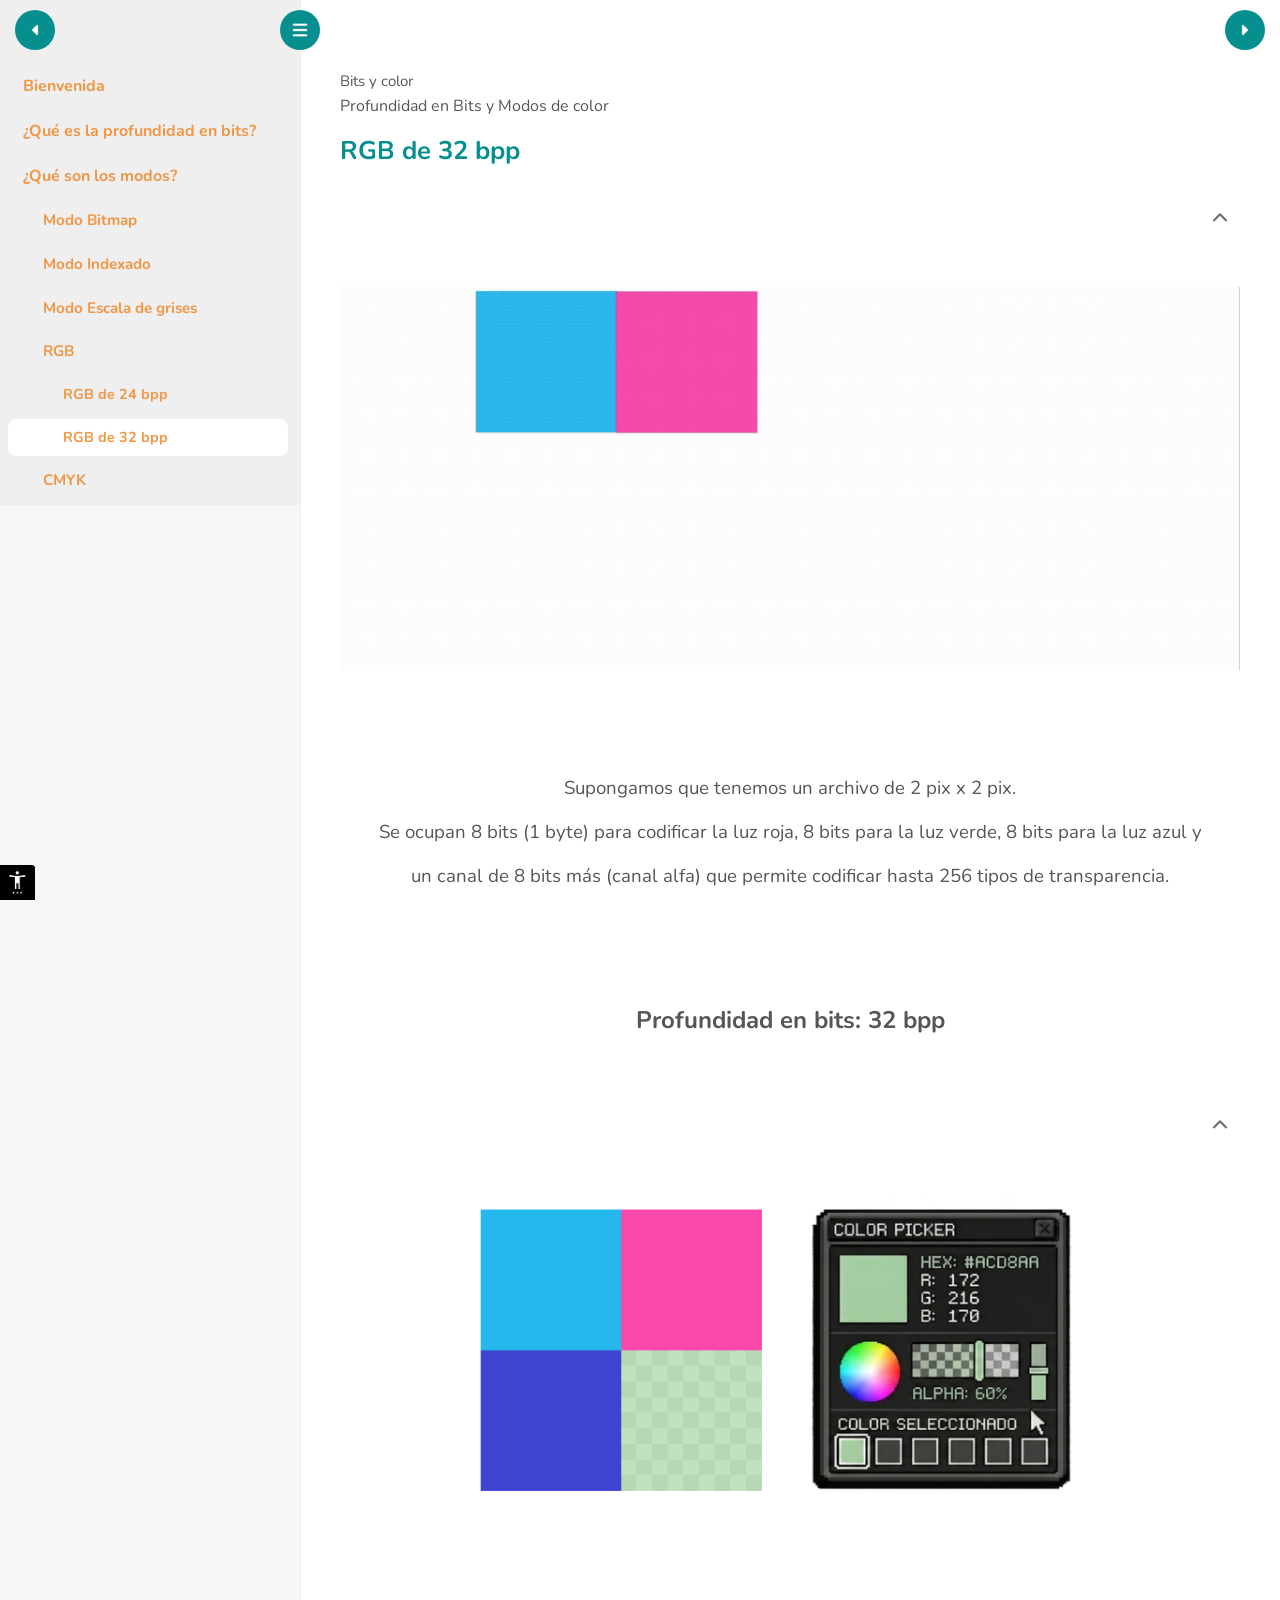
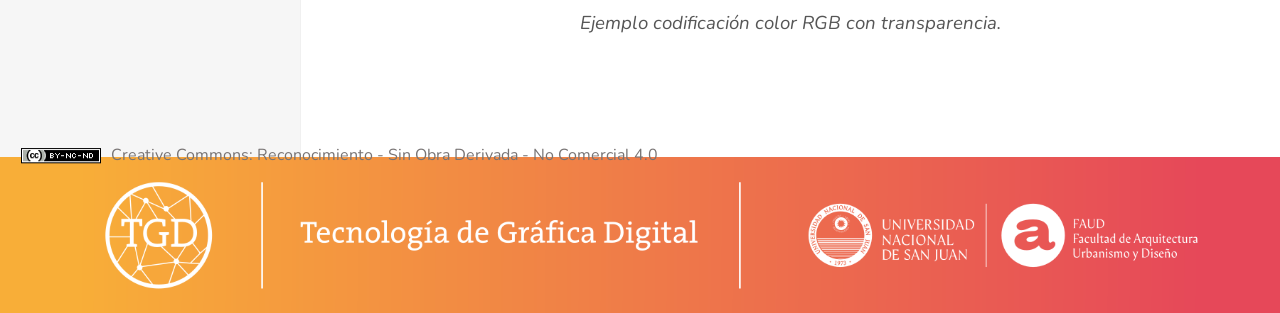
<file: html/rgb-de-32-bpp.html>
<!DOCTYPE html>
<html lang="es" id="exe-page-mppht9ek-akbss8uhx">
<head>
<meta charset="utf-8">
<meta name="generator" content="eXeLearning v4.0.0">
<meta name="viewport" content="width=device-width, initial-scale=1">
<link rel="license" type="text/html" href="https://creativecommons.org/licenses/by-nc-nd/4.0/">
<title>RGB de 32 bpp | Bits y color</title>
<link rel="icon" type="image/x-icon" href="../libs/favicon.ico">
<meta name="description" content="Este recurso ha sido producido por el equipo de Cátedra de Tecnología de Gráfica Digital I, en el contexto de un proyecto Interno de Investigación. Facultad de Arquitectura, Urbanismo y Diseño. Universidad Nacional de San Juan.">
<script>document.querySelector("html").classList.add("js");</script><script src="../libs/jquery/jquery.min.js"> </script><script src="../libs/common_i18n.js"> </script><script src="../libs/common.js"> </script><script src="../libs/exe_export.js"> </script><script src="../libs/bootstrap/bootstrap.bundle.min.js"> </script><link rel="stylesheet" href="../libs/bootstrap/bootstrap.min.css">
<script src="../idevices/text/text.js"></script><link rel="stylesheet" href="../idevices/text/text.css">
<script src="../libs/exe_atools/exe_atools.js"> </script><link rel="stylesheet" href="../libs/exe_atools/exe_atools.css">
<link rel="stylesheet" href="../content/css/base.css"><script src="../theme/style.js"> </script><link rel="stylesheet" href="../theme/style.css">
<style>
/* Global Font: Nunito */
@font-face {
    font-family: 'Nunito';
    font-style: normal;
    font-weight: 400;
    font-display: swap;
    src: url('../fonts/global/nunito/Nunito-Regular.woff2') format('woff2');
}
@font-face {
    font-family: 'Nunito';
    font-style: italic;
    font-weight: 400;
    font-display: swap;
    src: url('../fonts/global/nunito/Nunito-Italic.woff2') format('woff2');
}
@font-face {
    font-family: 'Nunito';
    font-style: normal;
    font-weight: 700;
    font-display: swap;
    src: url('../fonts/global/nunito/Nunito-Bold.woff2') format('woff2');
}
@font-face {
    font-family: 'Nunito';
    font-style: italic;
    font-weight: 700;
    font-display: swap;
    src: url('../fonts/global/nunito/Nunito-BoldItalic.woff2') format('woff2');
}

body, main, article, .exe-content, .iDevice_wrapper, .idevice-content {
    font-family: 'Nunito', sans-serif !important;
}


</style>
</head>
<body class="exe-export exe-web-site exe-global-font-nunito">
<script>document.body.className+=" js"</script>
<div class="exe-content exe-export pre-js siteNav-hidden"><a href="#page-mppht9ek-akbss8uhx" id="skipNav">Skip to content</a> <nav id="siteNav">
<ul>
<li> <a href="../index.html" class="main-node no-ch">Bienvenida</a>
</li>
<li> <a href="../html/que-es-la-profundidad-en-bits.html" class="no-ch">¿Qué es la profundidad en bits?</a>
</li>
<li class="current-page-parent"> <a href="../html/que-son-los-modos.html" class="daddy">¿Qué son los modos?</a>
<ul class="other-section">
<li> <a href="../html/modo-bitmap.html" class="no-ch">Modo Bitmap</a>
</li>
<li> <a href="../html/modo-indexado.html" class="no-ch">Modo Indexado</a>
</li>
<li> <a href="../html/modo-escala-de-grises.html" class="no-ch">Modo Escala de grises</a>
</li>
<li class="current-page-parent"> <a href="../html/rgb.html" class="daddy">RGB</a>
<ul class="other-section">
<li> <a href="../html/rgb-de-24-bpp.html" class="no-ch">RGB de 24 bpp</a>
</li>
<li class="active"> <a href="../html/rgb-de-32-bpp.html" class="active no-ch">RGB de 32 bpp</a>
</li>
</ul>
</li>
<li> <a href="../html/cmyk.html" class="daddy">CMYK</a>
<ul class="other-section">
<li> <a href="../html/cmyk-de-32-bpp.html" class="no-ch">CMYK de 32 bpp</a>
</li>
<li> <a href="../html/cmyk-de-40-bpp.html" class="no-ch">CMYK de 40 bpp</a>
</li>
</ul>
</li>
</ul>
</li>
</ul>
</nav><main id="page-mppht9ek-akbss8uhx" class="page"> 
<header class="main-header">
<div class="package-header"><p class="package-title">Bits y color</p>
<p class="package-subtitle">Profundidad en Bits y Modos de color</p></div>
<div class="page-header"><h1 class="page-title">RGB de 32 bpp</h1></div>
</header><div id="page-content-page-mppht9ek-akbss8uhx" class="page-content">
<article id="block-1779837124829-dd4tzkz4u" class="box no-header">
<header class="box-head no-icon">
<button class="box-toggle box-toggle-on" title="Toggle content">
<span>Toggle content</span>
</button></header>
<div class="box-content">
<div id="idevice-1779837124829-txwadyclk" class="idevice_node text" data-idevice-path="../idevices/text/" data-idevice-type="text" data-idevice-component-type="json" data-idevice-json-data="{&quot;ideviceId&quot;:&quot;idevice-1779837124829-txwadyclk&quot;}">
<div class="exe-text-template">
    <p style="text-align: center;"><img src="../content/resources/rgbalfarecortado.gif" width="1300" height="554" alt="" /><br /></p>
<p style="text-align: center;"><span style="font-size: 14pt;"></span><br /></p>
<p style="text-align: center;"><span style="font-size: 14pt;"></span><br /></p>
<p style="text-align: center;"><span style="font-size: 14pt;">Supongamos que tenemos un archivo de 2 pix x 2 pix.</span></p>
<p style="text-align: center;"><span style="font-size: 14pt;">Se ocupan 8 bits (1 byte) para codificar la luz roja, 8 bits para la luz verde, 8 bits para la luz azul </span><span style="font-size: 14pt;">y</span></p>
<p style="text-align: center;"><span style="font-size: 14pt;">un canal de 8 bits más (canal alfa) que permite codificar hasta 256 tipos de transparencia.</span></p>
<p style="text-align: center;"><em><span style="font-size: 14pt;"></span></em><br /></p>
<p style="text-align: center;"><span style="font-size: 18pt;"><strong></strong></span><br /></p>
<p style="text-align: center;"><span style="font-size: 18pt;"><strong>Profundidad en bits: 32 bpp</strong></span></p>
</div>
</div>
</div>
</article><article id="block-1779837124829-48zurpb1p" class="box no-header">
<header class="box-head no-icon">
<button class="box-toggle box-toggle-on" title="Toggle content">
<span>Toggle content</span>
</button></header>
<div class="box-content">
<div id="idevice-1779837124829-3teoji4on" class="idevice_node text" data-idevice-path="../idevices/text/" data-idevice-type="text" data-idevice-component-type="json" data-idevice-json-data="{&quot;ideviceId&quot;:&quot;idevice-1779837124829-3teoji4on&quot;}">
<div class="exe-text-template">
    <p><img src="../content/resources/rgb alfa.png" width="1440" height="638" alt="" /><br /></p>
<p style="text-align: center;"><em><span style="font-size: 14pt;">Ejemplo codificación color RGB con transparencia.</span></em></p>
</div>
</div>
</div>
</article>
</div></main><div class="nav-buttons">
<a href="../html/rgb-de-24-bpp.html" title="Anterior" class="nav-button nav-button-left"><span>Anterior</span></a>
<a href="../html/cmyk.html" title="Siguiente" class="nav-button nav-button-right"><span>Siguiente</span></a>
</div>
<footer id="siteFooter"><div id="siteFooterContent"> <div id="packageLicense" class="cc cc-by-nc-nd"> <p> <span class="license-label">Licencia: </span><a href="https://creativecommons.org/licenses/by-nc-nd/4.0/" class="license">Creative Commons: Reconocimiento - sin obra derivada - no comercial 4.0</a></p>
</div>
</div></footer>
</div>

</body>
</html>
</file>
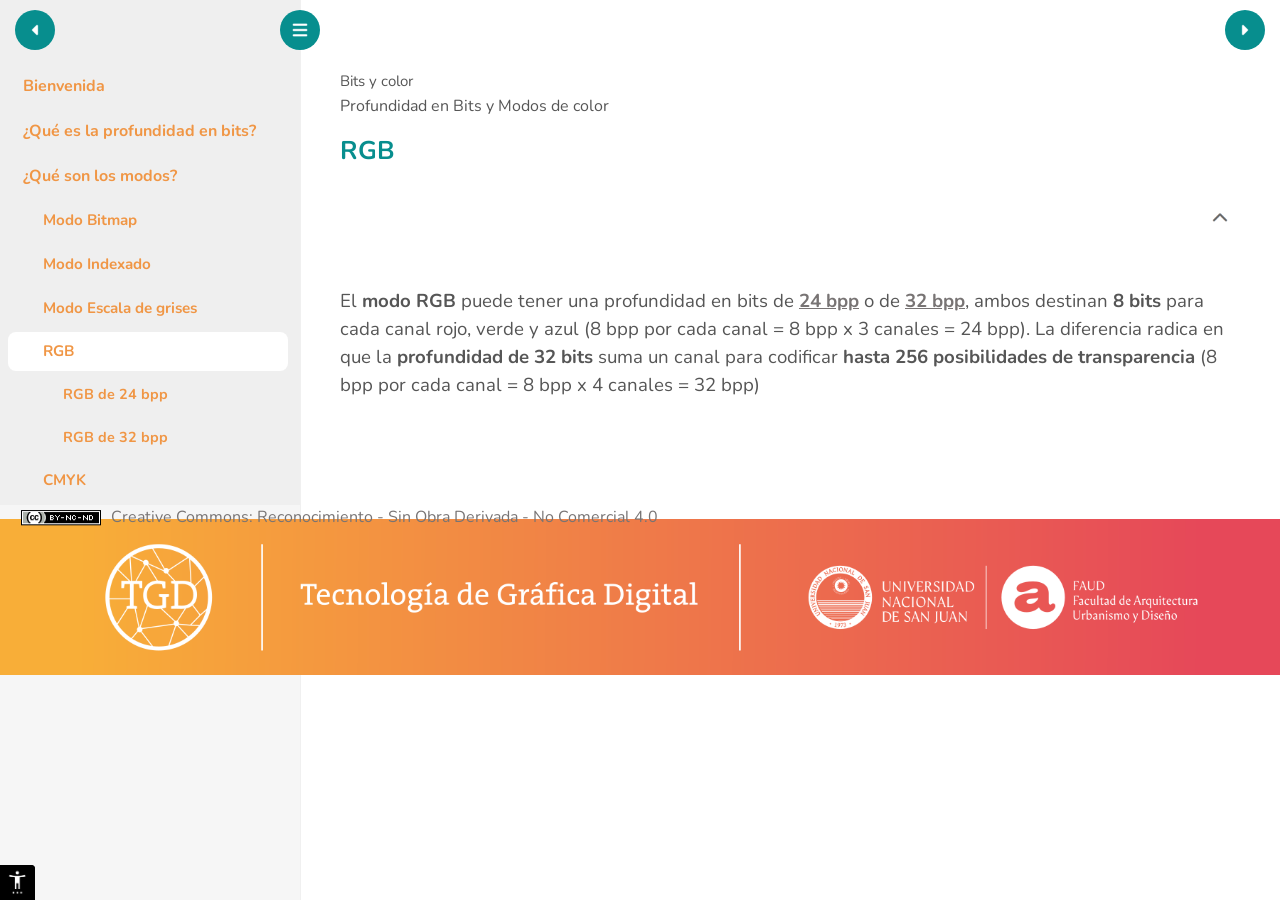
<file: html/rgb.html>
<!DOCTYPE html>
<html lang="es" id="exe-page-mppht9eg-k9glwja6j">
<head>
<meta charset="utf-8">
<meta name="generator" content="eXeLearning v4.0.0">
<meta name="viewport" content="width=device-width, initial-scale=1">
<link rel="license" type="text/html" href="https://creativecommons.org/licenses/by-nc-nd/4.0/">
<title>RGB | Bits y color</title>
<link rel="icon" type="image/x-icon" href="../libs/favicon.ico">
<meta name="description" content="Este recurso ha sido producido por el equipo de Cátedra de Tecnología de Gráfica Digital I, en el contexto de un proyecto Interno de Investigación. Facultad de Arquitectura, Urbanismo y Diseño. Universidad Nacional de San Juan.">
<script>document.querySelector("html").classList.add("js");</script><script src="../libs/jquery/jquery.min.js"> </script><script src="../libs/common_i18n.js"> </script><script src="../libs/common.js"> </script><script src="../libs/exe_export.js"> </script><script src="../libs/bootstrap/bootstrap.bundle.min.js"> </script><link rel="stylesheet" href="../libs/bootstrap/bootstrap.min.css">
<script src="../idevices/text/text.js"></script><link rel="stylesheet" href="../idevices/text/text.css">
<script src="../libs/exe_atools/exe_atools.js"> </script><link rel="stylesheet" href="../libs/exe_atools/exe_atools.css">
<link rel="stylesheet" href="../content/css/base.css"><script src="../theme/style.js"> </script><link rel="stylesheet" href="../theme/style.css">
<style>
/* Global Font: Nunito */
@font-face {
    font-family: 'Nunito';
    font-style: normal;
    font-weight: 400;
    font-display: swap;
    src: url('../fonts/global/nunito/Nunito-Regular.woff2') format('woff2');
}
@font-face {
    font-family: 'Nunito';
    font-style: italic;
    font-weight: 400;
    font-display: swap;
    src: url('../fonts/global/nunito/Nunito-Italic.woff2') format('woff2');
}
@font-face {
    font-family: 'Nunito';
    font-style: normal;
    font-weight: 700;
    font-display: swap;
    src: url('../fonts/global/nunito/Nunito-Bold.woff2') format('woff2');
}
@font-face {
    font-family: 'Nunito';
    font-style: italic;
    font-weight: 700;
    font-display: swap;
    src: url('../fonts/global/nunito/Nunito-BoldItalic.woff2') format('woff2');
}

body, main, article, .exe-content, .iDevice_wrapper, .idevice-content {
    font-family: 'Nunito', sans-serif !important;
}


</style>
</head>
<body class="exe-export exe-web-site exe-global-font-nunito">
<script>document.body.className+=" js"</script>
<div class="exe-content exe-export pre-js siteNav-hidden"><a href="#page-mppht9eg-k9glwja6j" id="skipNav">Skip to content</a> <nav id="siteNav">
<ul>
<li> <a href="../index.html" class="main-node no-ch">Bienvenida</a>
</li>
<li> <a href="../html/que-es-la-profundidad-en-bits.html" class="no-ch">¿Qué es la profundidad en bits?</a>
</li>
<li class="current-page-parent"> <a href="../html/que-son-los-modos.html" class="daddy">¿Qué son los modos?</a>
<ul class="other-section">
<li> <a href="../html/modo-bitmap.html" class="no-ch">Modo Bitmap</a>
</li>
<li> <a href="../html/modo-indexado.html" class="no-ch">Modo Indexado</a>
</li>
<li> <a href="../html/modo-escala-de-grises.html" class="no-ch">Modo Escala de grises</a>
</li>
<li class="active"> <a href="../html/rgb.html" class="active daddy">RGB</a>
<ul class="other-section">
<li> <a href="../html/rgb-de-24-bpp.html" class="no-ch">RGB de 24 bpp</a>
</li>
<li> <a href="../html/rgb-de-32-bpp.html" class="no-ch">RGB de 32 bpp</a>
</li>
</ul>
</li>
<li> <a href="../html/cmyk.html" class="daddy">CMYK</a>
<ul class="other-section">
<li> <a href="../html/cmyk-de-32-bpp.html" class="no-ch">CMYK de 32 bpp</a>
</li>
<li> <a href="../html/cmyk-de-40-bpp.html" class="no-ch">CMYK de 40 bpp</a>
</li>
</ul>
</li>
</ul>
</li>
</ul>
</nav><main id="page-mppht9eg-k9glwja6j" class="page"> 
<header class="main-header">
<div class="package-header"><p class="package-title">Bits y color</p>
<p class="package-subtitle">Profundidad en Bits y Modos de color</p></div>
<div class="page-header"><h1 class="page-title">RGB</h1></div>
</header><div id="page-content-page-mppht9eg-k9glwja6j" class="page-content">
<article id="block-1779883948776-udgw49pj5" class="box no-header">
<header class="box-head no-icon">
<button class="box-toggle box-toggle-on" title="Toggle content">
<span>Toggle content</span>
</button></header>
<div class="box-content">
<div id="idevice-1779883948775-u38sj29yt" class="idevice_node text" data-idevice-path="../idevices/text/" data-idevice-type="text" data-idevice-component-type="json" data-idevice-json-data="{&quot;ideviceId&quot;:&quot;idevice-1779883948775-u38sj29yt&quot;}">
<div class="exe-text-template">
    <p><span style="font-size: 14pt;" title="">El <strong>modo RGB</strong> puede tener una profundidad en bits de <a href="rgb-de-24-bpp.html"><strong title="">24 bpp</strong></a> o de <a href="rgb-de-32-bpp.html"><strong>32 bpp</strong></a>, ambos destinan<strong> 8 bits</strong> para cada canal rojo, verde y azul (8 bpp por cada canal = 8 bpp x 3 canales = 24 bpp). La diferencia radica en que la <strong>profundidad de 32 bits </strong>suma un canal para codificar <strong>hasta 256 posibilidades de transparencia</strong> (8 bpp por cada canal = 8 bpp x 4 canales = 32 bpp)</span></p>
</div>
</div>
</div>
</article>
</div></main><div class="nav-buttons">
<a href="../html/modo-escala-de-grises.html" title="Anterior" class="nav-button nav-button-left"><span>Anterior</span></a>
<a href="../html/rgb-de-24-bpp.html" title="Siguiente" class="nav-button nav-button-right"><span>Siguiente</span></a>
</div>
<footer id="siteFooter"><div id="siteFooterContent"> <div id="packageLicense" class="cc cc-by-nc-nd"> <p> <span class="license-label">Licencia: </span><a href="https://creativecommons.org/licenses/by-nc-nd/4.0/" class="license">Creative Commons: Reconocimiento - sin obra derivada - no comercial 4.0</a></p>
</div>
</div></footer>
</div>

</body>
</html>
</file>
<file: idevices/text/text.css>
/* Text iDevice (export CSS) */
.exe-text-activity > div {
    display: flow-root;
}

.exe-text-activity div.inline {
    display: flex;
}

.exe-text-activity div.inline dt {
    margin: 0 0 0 auto;
}

.exe-text-activity div.inline dd {
    margin-left: 10px;
}

.idevice_node.text .iDevice_buttons.feedback-button {
    margin-bottom: 1em;
}
</file>
<file: libs/exe_atools/exe_atools.css>
/* OpenDyslexic: A typeface for Dyslexia (https://opendyslexic.org/) */
/* OpenDyslexic uses the SIL-OFL license */
/* v0.91.12 */
@font-face {
	font-family:opendyslexic;
	font-style:normal;
	font-weight:400;
	src:local('OpenDyslexic'),url(exe_atools_od.woff) format('woff')
}
@font-face {
	font-family:opendyslexic;
	font-style:italic;
	font-weight:400;
	src:local('OpenDyslexic'),url(exe_atools_od_i.woff) format('woff')
}
@font-face {
	font-family:opendyslexic;
	font-style:normal;
	font-weight:700;
	src:local('OpenDyslexic'),url(exe_atools_od_b.woff) format('woff')
}
@font-face {
	font-family:opendyslexic;
	font-style:italic;
	font-weight:700;
	src:local('OpenDyslexic'),url(exe_atools_od_bi.woff) format('woff')
}
body.exe-atools-od .exe-content{font-family:opendyslexic, serif}

/* Atkinson Hyperlegible: Greater legibility and readability for low vision readers (https://brailleinstitute.org/freefont) */
/* Available under the SIL Open Font License */
/* v11 */
/* latin-ext */
@font-face {
  font-family: 'Atkinson Hyperlegible';
  font-style: normal;
  font-weight: 400;
  font-display: swap;
  src: url(exe_atools_ah_ext.woff2) format('woff2');
  unicode-range: U+0100-02AF, U+0304, U+0308, U+0329, U+1E00-1E9F, U+1EF2-1EFF, U+2020, U+20A0-20AB, U+20AD-20CF, U+2113, U+2C60-2C7F, U+A720-A7FF;
}
/* latin */
@font-face {
  font-family: 'Atkinson Hyperlegible';
  font-style: normal;
  font-weight: 400;
  font-display: swap;
  src: url(exe_atools_ah.woff2) format('woff2');
  unicode-range: U+0000-00FF, U+0131, U+0152-0153, U+02BB-02BC, U+02C6, U+02DA, U+02DC, U+0304, U+0308, U+0329, U+2000-206F, U+2074, U+20AC, U+2122, U+2191, U+2193, U+2212, U+2215, U+FEFF, U+FFFD;
}
body.exe-atools-ah .exe-content{font-family:'Atkinson Hyperlegible', sans-serif}

/* Montserrat: High readability (https://fonts.google.com/specimen/Montserrat) */
/* Available under the SIL Open Font License */
/* v26 */
/* cyrillic-ext */
@font-face {
  font-family: 'Montserrat';
  font-style: normal;
  font-weight: 400;
  font-display: swap;
  src: url(exe_atools_mo_cy_ext.woff2) format('woff2');
  unicode-range: U+0460-052F, U+1C80-1C88, U+20B4, U+2DE0-2DFF, U+A640-A69F, U+FE2E-FE2F;
}
/* cyrillic */
@font-face {
  font-family: 'Montserrat';
  font-style: normal;
  font-weight: 400;
  font-display: swap;
  src: url(exe_atools_mo_cy.woff2) format('woff2');
  unicode-range: U+0301, U+0400-045F, U+0490-0491, U+04B0-04B1, U+2116;
}
/* vietnamese */
@font-face {
  font-family: 'Montserrat';
  font-style: normal;
  font-weight: 400;
  font-display: swap;
  src: url(exe_atools_mo_vi.woff2) format('woff2');
  unicode-range: U+0102-0103, U+0110-0111, U+0128-0129, U+0168-0169, U+01A0-01A1, U+01AF-01B0, U+0300-0301, U+0303-0304, U+0308-0309, U+0323, U+0329, U+1EA0-1EF9, U+20AB;
}
/* latin-ext */
@font-face {
  font-family: 'Montserrat';
  font-style: normal;
  font-weight: 400;
  font-display: swap;
  src: url(exe_atools_mo_ext.woff2) format('woff2');
  unicode-range: U+0100-02AF, U+0304, U+0308, U+0329, U+1E00-1E9F, U+1EF2-1EFF, U+2020, U+20A0-20AB, U+20AD-20CF, U+2113, U+2C60-2C7F, U+A720-A7FF;
}
/* latin */
@font-face {
  font-family: 'Montserrat';
  font-style: normal;
  font-weight: 400;
  font-display: swap;
  src: url(exe_atools_mo.woff2) format('woff2');
  unicode-range: U+0000-00FF, U+0131, U+0152-0153, U+02BB-02BC, U+02C6, U+02DA, U+02DC, U+0304, U+0308, U+0329, U+2000-206F, U+2074, U+20AC, U+2122, U+2191, U+2193, U+2212, U+2215, U+FEFF, U+FFFD;
}
body.exe-atools-mo .exe-content{font-family:'Montserrat', sans-serif}

/* eXeAtools: eXeLearning Accessibility Toolbar */
#eXeAtools.loading{display:none}
#eXeAtoolsBtnSet{position:fixed;bottom:0;left:0;z-index:999999;background:#000;border-top-right-radius:4px;width:35px;height:35px}
#eXeAtoolsBtn{position:absolute;top:0;left:0;border-top-right-radius:4px}
#eXeAtoolsSet{display:none;font-size:12px;font-family:Arial, sans-serif;position:fixed;bottom:0;left:0;background:#000;border-top-right-radius:4px;z-index:999999;white-space:nowrap;height:35px}
.exe-atools-on #eXeAtoolsBtnSet{display:none}
.exe-atools-on #eXeAtoolsSet{display:block}

#eXeAtools .sr-av {
    position: absolute!important;
    clip: rect(1px 1px 1px 1px);
    clip: rect(1px, 1px, 1px, 1px);
}

#eXeAtools label{margin:0;padding:0}
#eXeAtools select{margin:0;padding:0;font-size:12px;font-family:Arial, sans-serif;background:#fff;color:#000;border:2px solid #fff; padding:2px 2px 1px 5px;margin:0 5px 0 10px;position:relative;top:6px;vertical-align:top}
#eXeAtools select:focus{border-color:yellow}
#eXeAtools button,
#eXeAtools span{margin:0;padding:0;background:url(exe_atools.png) no-repeat 0 0;width:35px;height:35px;display:inline-block;background-size:auto 35px;cursor:pointer;border:none}
#eXeAtools #eXeAtoolsCloseBtn{background-position:-35px 0;border-top-right-radius:4px}
#eXeAtools #eXeAtoolsLgTextBtn{background-position:-70px 0}
#eXeAtools #eXeAtoolsSmTextBtn{background-position:-105px 0}
#eXeAtools #eXeAtoolsReadBtn{background-position:-140px 0}
#eXeAtools #eXeAtoolsReadBtn.eXeAtoolsReading{background-position:-175px 0}
#eXeAtools #eXeAtoolsTranslateBtn{background-position:-210px 0}
#eXeAtools #eXeAtoolsSetDragHandler{background-position:-245px 0;cursor:move;opacity:.8;margin-right:-10px}
#eXeAtools #eXeAtoolsResetBtn{background-position:-280px 0}
#eXeAtools #eXeAtoolsModeToggler{background-position:-315px 0}
#eXeAtools #eXeAtoolsUppercaseBtn{background:none;background-color:#111;position:relative;display:inline-flex;align-items:center;justify-content:center;vertical-align:top}
#eXeAtools #eXeAtoolsUppercaseBtn:after{content:"Aa";display:block;color:#fff;font:700 15px/1 Arial,sans-serif;line-height:1}
#eXeAtools #eXeAtoolsUppercaseBtn.eXeAtoolsActive:after{color:yellow;text-decoration:underline}
#eXeAtools #eXeAtoolsResetBtn.reset-disabled{opacity:.5;cursor:not-allowed}
#eXeAtools #eXeAtoolsSetDragHandler:hover{opacity:1}
body.exe-atools-uc .exe-content{text-transform:uppercase}

#eXeAtools button:hover,
#eXeAtools button:focus{
opacity:.9
}
#eXeAtools button:focus,#eXeAtools button.eXeAreminder{box-shadow:inset 0 0 0 2px yellow, 0 0 3px 1px yellow;outline:none}
@media print{
    #eXeAtools{display:none!important}
}
</file>
<file: content/css/base.css>
.exe-content{
  background: #fff;
}

.exe-content .page-title{
  font-size: 1.45em;
}

.exe-content .box{
  margin-top: 20px;
  border: 1px solid #dbdbdb;
}

.exe-content .box-head {
  border-bottom: 1px solid #dbdbdb;
}

.exe-export .no-header .box-head {
  border-bottom: 0;
}

.exe-content .box-head .box-title {
  margin: 0;
  font-size: 1.2em;
}

.exe-content a{
  color: #5a7f0c;
}

.exe-content a:hover,
.exe-content a:focus{
  color: #71a300;
}

.exe-content h2{
  font-size: 1.45em;
}
.exe-content h3{
  font-size: 1.35em;
}
.exe-content h4{
  font-size: 1.25em;
}
.exe-content h5{
  font-size: 1.15em;
}

.exe-content a {
    text-decoration: none
}

.exe-content a:hover,
.exe-content a:focus {
    text-decoration: underline
}

/* Underlined links */
.box-content a {
    text-decoration: underline;
}
.box-content a:hover {
    text-decoration: none;
}
.box-content a:focus {
    text-decoration: underline;
}

@media print {
    .external-iframe-src {
        display: block !important;
        margin: 2em 0;
        font-size: .95em;
        text-align: center
    }

    #made-with-eXe {
        display: none
    }
}

.external-iframe {
    border: 0
}

.pre-code {
    background: #112C4A;
    color: #E7ECF1;
    font-family: Monaco, Courier, monospace;
    border-radius: 9px;
    font-size: 12px;
    margin: 2em 1em;
    overflow: auto;
    padding: 20px
}

.exe-dl {
    margin-bottom: 2em;
    margin-left: 1.5em
}

.exe-dl dt {
    font-weight: bold
}

.exe-dl dd {
    margin: 1em 1.5em
}

.js .exe-dl dt {
    margin: 1.2em 0 0 0
}

.exe-dl dt a {
    text-decoration: underline
}

.exe-dl .icon {
    font-family: Arial, sans-serif;
    display: block;
    width: 20px;
    height: 20px;
    font-size: 16px;
    margin-right: 1em;
    line-height: 20px;
    text-align: center;
    float: left;
    border-radius: 2px;
    position: relative
}

@media all and (min-width: 1px) {
    .exe-dl dt a {
        align-items: center;
        display: flex;
        text-decoration: none
    }

    .exe-dl .icon {
        height: 18px;
        line-height: 18px;
        width: 18px;
        padding: 1px;
        font: 18px monospace;
        font-weight: bold;
        display: flex;
        justify-content: center;
        align-items: center
    }
}

.exe-dl-toggler {
    height: 20px;
    margin: 1.5em
}

.exe-dl-toggler a {
    margin-left: 0;
    font-weight: bold
}

.js .exe-dl dd {
    display: none;
    padding-left: 0;
    margin: 1em 1em 1em 37px
}

/* Math */
.exe-math {
    display: block;
    margin: 2em 0
}

.exe-math,
.MathJax_Display {
    text-align: left !important
}

.exe-math.position-center,
.position-center .MathJax_Display,
[style*="text-align: center"] .MathJax_Display {
    text-align: center !important
}

.exe-math.position-right,
.position-right .MathJax_Display,
[style*="text-align: right"] .MathJax_Display {
    text-align: right !important
}

.js .show-image .exe-math-code,
.js .show-code .exe-math-img {
    display: none
}

.exe-math-links {
    font-size: .85em
}

.exe-math-inline {
    display: inline;
    margin: 0 .1em !important
}

/* TinyMCE: Images and media */
.exe-figure {
    margin: 2em 0;
    max-width: 100%
}

.position-center {
    margin: 2em auto
}

.position-right {
    margin: 2em 0 2em auto
}

.float-left {
    float: left;
    margin: .5em 1.5em 1em 0
}

.float-right {
    float: right;
    margin: .5em 0 1em 2em
}

.figcaption {
    padding-top: .2em
}

.figcaption.header {
    padding-top: 0;
    padding-bottom: .2em
}

/* TinyMCE templates */
.exe-layout-2-cols,
.exe-layout-3-cols {
    width: 100%
}

.exe-col{
    box-sizing: content-box;
}

.exe-layout-2-cols .exe-col {
    float: left;
    width: 49%
}

.exe-layout-2-cols .exe-col-1 {
    padding-right: 1%
}

.exe-layout-2-cols .exe-col-2 {
    padding-left: 1%
}

.exe-layout-2-30-70 .exe-col {
    width: 69%
}

.exe-layout-2-30-70 .exe-col-1 {
    width: 29%
}

.exe-layout-2-70-30 .exe-col {
    width: 29%
}

.exe-layout-2-70-30 .exe-col-1 {
    width: 69%
}

.exe-layout-3-cols .exe-col {
    float: left;
    width: 32%
}

.exe-layout-3-cols .exe-col-1,
.exe-layout-3-cols .exe-col-2 {
    padding-right: 2%
}

pre.mermaid {
    margin: 1.5em 0;
    text-align: center;
    width: 100%;
    min-width: 200px;
}

/* Blocks */
.exe-block-warning {
    background: #FCF8E3;
    color: #796034;
    border: 1px solid #FAEBCC;
    padding: 0 1em;
    border-radius: 4px
}

p.exe-block-warning {
    padding: 1em
}

.exe-block-alert {
    background: #ffc;
    color: #855000;
    border: 1px solid #FFF099;
    padding: 0 1em;
    border-radius: 4px
}

p.exe-block-alert {
    padding: 1em
}

.exe-block-danger {
    background: #FEF0EF;
    color: #973C3B;
    border: 1px solid #F3DADD;
    padding: 0 1em;
    border-radius: 4px
}

p.exe-block-danger {
    padding: 1em
}

.exe-block-info {
    background: #E1F1F9;
    color: #2B627D;
    border: 1px solid #C9EDF4;
    padding: 0 1em;
    border-radius: 4px
}

p.exe-block-info {
    padding: 1em
}

.exe-block-success {
    background: #E5F3E0;
    color: #336634;
    border: 1px solid #DEEDD1;
    padding: 0 1em;
    border-radius: 4px
}

p.exe-block-success {
    padding: 1em
}

.exe-content .exe-block-warning a,
.exe-content .exe-block-warning a:hover,
.exe-content .exe-block-warning a:focus {
    color: #4F360A
}

.exe-content .exe-block-alert a,
.exe-content .exe-block-alert a:hover,
.exe-content .exe-block-alert a:focus {
    color: #5B2600
}

.exe-content .exe-block-danger a,
.exe-content .exe-block-danger a:hover,
.exe-content .exe-block-danger a:focus {
    color: #6D1211
}

.exe-content .exe-block-info a,
.exe-content .exe-block-info a:hover,
.exe-content .exe-block-info a:focus {
    color: #063853
}

.exe-content .exe-block-success a,
.exe-content .exe-block-success a:hover,
.exe-content .exe-block-success a:focus {
    color: #093C0A
}

div.exe-block-warning,
div.exe-block-alert,
div.exe-block-danger,
div.exe-block-info,
div.exe-block-success {
    margin: 1em 0
}

/* RTL support */
body [dir='rtl'] {
    text-align: start
}

/* Autoclear */
.exe-content .idevice_body,
.exe-clear {
    overflow: auto
}

/* JavaScript on/offf */
.js-hidden {
    display: none;
}

.exe-hidden,
.js-required,
.js .js-hidden,
.exe-mindmap-code {
    display: none
}

.js .js-required {
    display: block
}

.box-toggle {
    display: none;
}

.js .box-toggle {
    display: inline-block;
}

.sr-av,
.js .js-sr-av,
.exe-hidden-accessible,
.js .exe-tooltip-text {
    position: absolute;
    overflow: hidden;
    clip: rect(0 0 0 0);
    clip: rect(0, 0, 0, 0);
    height: 0
}

/* Tables */
.exe-table {
    margin: 2em auto;
    max-width: 100%;
    border: 1px solid #CCC;
    border-collapse: collapse;
    border-spacing: 0
}

.exe-table tr {
    background: #fff
}

.exe-table caption {
    padding: .5em 0;
    text-align: center;
    font-style: italic;
    caption-side: top;
}

.exe-table td,
.exe-table th {
    border: 1px solid #CCC;
    margin: 0;
    padding: 0.5em 1em
}

.exe-table thead {
    background: #ddd;
    color: #000;
    text-align: left
}

.exe-table tr:nth-child(2n-1) td,
.exe-table tbody tr:nth-child(2n-1) th {
    background: #F4F4F4
}

.exe-table tbody tr:nth-child(2n) th {
    background: #F4F4F4
}

.exe-table tbody tr:nth-child(2n-1) th {
    background: #E4E4E4
}

.exe-table thead+tbody tr:nth-child(2n) th {
    background: #fff
}

.exe-table thead+tbody tr:nth-child(2n-1) th {
    background: #F4F4F4
}

.exe-table-minimalist {
    margin: 2em auto;
    border-collapse: collapse
}

.exe-table-minimalist tr {
    background: #fff
}

.exe-table-minimalist thead th {
    color: #000;
    padding: .6em 1.5em .6em .8em;
    border-bottom: 2px solid #CCC;
    text-align: left
}

.exe-table-minimalist td,
.exe-table-minimalist tbody th {
    border-bottom: 1px solid #ccc;
    color: #555;
    padding: .5em 1.5em .5em .8em
}

.exe-table-minimalist tbody tr:hover td,
.exe-table-minimalist tbody tr:hover th {
    color: #222
}

.exe-table-minimalist tr:nth-child(2n-1) td,
.exe-table-minimalist tbody tr:nth-child(2n-1) th {
    background: #F9F9F9
}

.exe-table-minimalist caption {
    text-align: center;
    font-style: italic;
    border-bottom: 2px solid #CCC;
    padding: .6em 0
}

/* Responsive tables */
.exe-table-responsive {
    display: block;
    overflow-x: auto;
    border: none
}

.exe-table-responsive,
.exe-table-responsive th,
.exe-table-responsive tr,
.exe-table-responsive td {
    width: auto !important
}

/* Tooltips */
body .qtip {
    font-size: .85em;
    line-height: 1.5em
}

.qtip .exe-tooltip-text {
    position: relative;
    overflow: auto;
    clip: auto;
    height: auto
}

/* Structured lists */
ol.auto-numbered {
    counter-reset: item
}

.auto-numbered ol {
    counter-reset: item
}

.auto-numbered li {
    display: block
}

.auto-numbered li:before {
    content: counters(item, ".") ".- ";
    counter-increment: item
}

/* Blockquote + Cite */
.exe-quote-cite cite {
    display: block;
    text-align: right;
    margin-top: -.5em
}

/* File information */
.exe-link-data {
    font-size: .8em;
    margin: 0 .2em
}

.exe-link-data abbr {
    cursor: help
}

/* Quote With Authorship */
.styled-qc {
    font-family: Georgia, serif;
    font-style: italic;
    margin: 1.5em 2.5em;
    padding: 0.25em 3.5em;
    position: relative
}

.styled-qc:before {
    display: block;
    content: "\201C";
    font-size: 5em;
    position: absolute;
    left: 0;
    top: -20px
}

/* Responsive design */
iframe,
object,
embed {
    max-width: 100%
}

img,
video {
    max-width: 100%;
    height: auto
}

@media all and (max-width: 992px) {
    .exe-layout-3-cols .exe-col {
        float: none;
        width: 100%;
        padding: 0
    }

    .exe-layout-3-cols .exe-col .exe-figure {
        margin: 2em auto
    }
}

@media all and (max-width: 780px) {
    .styled-qc {
        margin: 1.5em .5em
    }

    .exe-layout-2-cols .exe-col {
        float: none;
        width: 100%;
        padding: 0
    }

    .exe-layout-2-cols .exe-col .exe-figure {
        margin: 2em auto
    }
}

/* Made with eXeLearning */
#made-with-eXe {
    margin: 0;
    position: fixed;
    bottom: 0;
    right: 0
}

#made-with-eXe a {
    text-decoration: none;
    box-shadow: rgba(0, 0, 0, 0.35) 0px 5px 15px;
    border-top-left-radius: 4px;
    color: #222;
    font-size: 11px;
    font-family: Arial, sans-serif;
    line-height: 35px;
    width: 35px;
    height: 35px;
    background: #fff url(../img/exe_powered_logo.png) no-repeat 3px 50%;
    display: block;
    background-size: auto 20px;
    text-decoration: none;
    transition: .5s;
    opacity: .8
}

#made-with-eXe span {
    padding-left: 35px;
    padding-right: 5px
}

#made-with-eXe span span {
    position: absolute;
    overflow: hidden;
    clip: rect(0 0 0 0);
    clip: rect(0, 0, 0, 0);
    height: 0
}

#made-with-eXe a:hover {
    width: auto;
    padding: 0 5px;
    background-position: 5px 50%;
    opacity: 1
}

/* Search bar */
#exe-client-search-reset {
    display: none;
}
#exe-client-search-reset.visible {
    display: inline;
}
.exe-client-search-result{
    padding:0;
    background-color: #FFF3A0;
    color: #1A1A1A;
}

/* Box toggler */
.exe-export article.minimized .box-content{
    display: none;
}

/* BOX no visible */
.exe-export article.novisible.box{
    display: none  !important;
}

/* iDevice no visible */
.exe-export article.box .idevice_node.novisible{
    display: none  !important;
}

/* Teacher mode */
html:not(.mode-teacher) .js .teacher-only {
    display: none !important;
}

/* ========================================
   Architecture v3.1 - Common Theme Overrides
   ========================================
   These rules support the new HTML structure and
   load BEFORE theme-specific styles.
   ======================================== */

/* Navigation: Hide nested sections by default, show active paths */
#siteNav .other-section {
    display: none;
}
#siteNav li.active > .other-section,
#siteNav li.current-page-parent > .other-section {
    display: block;
}

/* Site footer extra section */
#siteFooterExtra {
    margin-bottom: 2em;
    color: #555;
    font-size: 0.95em;
}

/* Skip navigation link */
#skipNav {
    position: fixed;
    top: -50px;
    left: 50%;
    transform: translateX(-50%);
    background-color: #000;
    color: #fff;
    text-align: center;
    font-weight: bold;
    font-size: 0.95em;
    text-decoration: underline;
    padding: 0.5em 1em;
    z-index: 1000;
    display: inline-block;
    box-shadow: 0 2px 5px rgba(0,0,0,0.3);
    outline: 3px solid #fff;
    outline-offset: -3px;
    transition: top 0.3s ease, opacity 0.3s ease;
}

#skipNav:focus {
    top: 5px;
}

/* Print styles for header elements */
@media print {
    body #header,
    body #emptyHeader,
    body #nodeDecoration {
        height: auto !important;
        min-height: 0;
        border: none;
        padding: 0;
    }
    body #headerContent {
        padding-top: 40px;
    }
}
</file>
<file: theme/style.css>
/* Default style (to review) */

body.exe-export {
    padding: 1em 0;
}

body.exe-web-site {
    padding: 0;
}

.exe-content a {
    color: #d76b4a;
}

.exe-content a:hover,
.exe-content a:focus {
    color: #993d28;
}

#node-content-container.exe-content #node-content {
    padding-top: 20px;
    padding-bottom: 20px;
    max-width: 1280px;
    margin: 0 auto;
    display: block;
}

.exe-content {
    color: #333;
    background-color: #fff;
}

.js .exe-export .exe-content {
    min-height: 100vh;
}

/* iframe */
.js .in-iframe .exe-content {
    min-height: 0;
}

.exe-content .package-title {
    font-size: 1.25rem;
    font-weight: 300;
    margin-bottom: .4em;
    line-height: 1.2em;
}

.exe-content .page-title {
    color: #078e8e;
    font-size: 1.7rem;
    text-align: left;
}

.exe-single-page .package-header .package-title {
    color: #333;
    font-size: 1.25rem;
    font-weight: 300;
    text-align: left;
    margin-bottom: 2em;
}

.exe-single-page .package-node {
    margin-bottom: 3.5em;
}

.exe-single-page .package-subtitle {
    top: -2.1em;
}

.exe-single-page main.page>section {
    min-height: 4em;
}

.exe-content .box {
    margin: 20px 0;
    border: none;
    background-color: #fff;
}

.exe-web-site .exe-content .box {
    margin: 40px 0;
}

.exe-content .box-head {
    border-bottom: 0;
}

#node-content-container .box-content {
    background: #FCFCFC;
    border: 1px solid #ECECEC;
    padding: 10px;
    border-radius: 8px;
}
article.box.idevice-element-in-content[mode="export"] .idevice_node {
    background: none;
}

#node-content-container.exe-content .box.hidden-idevices {
    border-style: solid;
}

.exe-content .box header {
    min-height: 60px;
}

.exe-content .box-title {
    color: #054d4d;
    font-size: 1.5rem;
}

.exe-content .box-head .exe-icon {
    float: left;
}

.exe-web-site .page-content,
#exe-client-search,
.exe-web-site main>header,
.exe-web-site #siteFooterContent,
.exe-export .exe-content {
    max-width: 1280px;
    padding: 0 20px;
    margin: 0 auto;
}

.exe-web-site .exe-content {
    max-width: none;
    padding: 0;
}

.exe-export main {
    padding-top: 1.5em;
}

.exe-web-site main {
    padding-top: 4.5em;
}

/* siteNav */
#siteNav {
    float: left;
    background: #f6f6f6;
    width: 300px;
    padding-top: 66px;
    padding-left: 8px;
}

.exe-web-site .exe-content {
    box-shadow:
        inset 300px 0 0 0 #f6f6f6,
        inset 301px 0 0 0 #f0f0f0;
}

/* False left column in iframe */
html.js .in-iframe.exe-web-site::after {
    content: "";
    position: absolute;
    top: 0;
    left: 0;
    width: 301px; /* fake column width */
    height: 100%;
    background:#f6f6f6;
    /* simulate border-right */
    box-shadow: inset -1px 0 0 0 #f0f0f0;
    pointer-events: none;
    z-index: -1;
}
/* No false left column when the menu is hidden */
body.siteNav-off::after{
    display: none;
}

#siteFooter {
    margin-bottom: 2em;
    color: #555;
    font-size: 0.95em;
}

#siteNav .other-section {
    display: none;
}

#sidebar-nav.fixed {
    position: fixed;
}

body.siteNav-off #siteNav {
    display: none;
}

body.siteNav-off .exe-content {
    box-shadow: none;
}

.exe-web-site main.page {
    padding-top: 4.5em;
    padding-left: 320px;
    padding-right: 20px;
}

.exe-web-site #siteFooter {
    padding: 20px 20px 20px 320px;
}

body.siteNav-off main.page,
body.siteNav-off #siteFooter {
    padding-left: 20px;
}

#siteNav ul {
    margin: 0;
    padding: 0;
    list-style: none;
}

#siteNav ul ul {
    margin-top: 5px;
}

#siteNav li {
    margin: 0 0 5px 0;
    padding: 0;
    list-style: none;
}

#siteNav a {
    color: #000;
    display: block;
    padding: 8px 15px;
    border-radius: 8px;
    max-width: 280px;
    transition: background-color 0.5s ease;
}

#siteNav a.active {
    background: #fff;
    color: #d76b4a;
}

#siteNav a.highlighted-link {
    color: #d76b4a;
    background: #ededed;
}

#siteNav a.highlighted-link:hover,
#siteNav a.highlighted-link:focus {
    background: #fff;
}

#siteNav a:hover {
    background: #f2f2f2;
    text-decoration: none;
}

#siteNav ul ul a {
    padding-left: 35px;
    font-size: 0.95em;
}

#siteNav ul ul ul a {
    padding-left: 55px;
    font-size: 0.9em;
}

#siteNav ul ul ul ul a {
    padding-left: 75px;
}

/* pagination */
.nav-buttons .nav-button,
button.toggler {
    position: fixed;
    top: 10px;
    left: 15px;
    display: block;
    width: 40px;
    height: 40px;
    background: #078e8e url(img/icons.png) no-repeat 0 0;
    background-size: auto 40px;
    border-radius: 50%;
    z-index: 999;
    border: 0;
    transition: background-color 0.5s ease;
}

.nav-buttons span.nav-button {
    cursor: not-allowed;
    background-color: #b7b7b7;
}

.nav-buttons .nav-button-left {
    background-position: -80px 0;
}

.nav-buttons .nav-button-right {
    background-position: -120px 0;
}

button#searchBarTogger {
    background-position: -40px 0;
    display: none;
}

.exe-search-on #searchBarTogger {
    display: inline;
}

button#siteNavToggler {
    left: 280px;
}

button#searchBarTogger {
    left: 330px;
}

body.siteNav-off button#siteNavToggler {
    left: 65px;
}

body.siteNav-off button#searchBarTogger {
    left: 115px;
}

.nav-buttons a:hover,
.nav-buttons a:focus,
button.toggler:hover,
button.toggler:focus {
    background-color: #066d6d;
    border-color: #066d6d;
}

.nav-buttons .nav-button span,
.box-toggle span,
#exe-client-search-reset span,
#packageLicense .license-label {
    position: absolute;
    clip: rect(1px 1px 1px 1px);
    /* IE6, IE7 */
    clip: rect(1px, 1px, 1px, 1px);
}

.package-subtitle {
    font-size: .95em;
    color: #666;
    position: relative;
    top: -.15em;
}

.nav-buttons .nav-button-right {
    left: auto;
    right: 15px;
}

/* Box toggler */
.exe-export .box {
    position: relative;
}

.exe-export .box-toggle {
    width: 40px;
    height: 40px;
    background: url(img/icons.png) no-repeat -200px 0;
    background-size: auto 40px;
    border-radius: 50%;
    border: 0;
    position: absolute;
    top: 0;
    right: 0;
    opacity: 0.6;
}

.exe-export .box-head:hover .box-toggle,
.exe-export .box-toggle:focus {
    opacity: 1;
}

.exe-export .no-header .box-toggle {
    top: -10px;
}

.exe-export .minimized .box-toggle {
    background-position: -160px 0;
}

#node-content-container.exe-content .box-head .exe-icon {
    width: 60px;
    height: 60px;
    font-size: 40px;
}

#node-content-container.exe-content .box-head .exe-icon img {
    height: 40px;
}

.exe-export .box-icon img {
    display: block;
    float: left;
    margin-right: 10px;
}

.exe-export .box-icon img {
    width: 40px;
    height: auto;
}

.exe-export .box-title {
    padding-top: 5px;
}

.exe-export .box.minimized .box-head {
    border-bottom: 1px solid #ddd;
}

.exe-export .box.no-header.minimized .box-head {
    border-color: #fff;
}

.exe-export .box .box-content {
    background: #f9f9f9;
    border: 1px solid #ddd;
    padding: 20px;
    border-radius: 8px;
    overflow: auto;
}

.exe-export .box.no-header .box-content {
    background: none;
    border: none;
    padding: 20px 0;
}

/* Search bar */
#exe-client-search {
    display: none;
    margin-bottom: 30px;
}

#exe-client-search-text {
    max-width: 80%;
    max-width: calc(100% - 90px);
    display: inline;
}

#exe-client-search-submit {
    text-indent: -999em;
    background: #078e8e url(img/icons.png) no-repeat -41px -1px;
    background-size: auto 40px;
    width: 38px;
    height: 38px;
    border: none;
    border-radius: 4px;
}

#exe-client-search-reset.visible {
    background: url(img/icons.png) no-repeat -242px -1px;
    background-size: auto 40px;
    width: 38px;
    height: 38px;
    display: inline-block;
    vertical-align: middle;
    position: relative;
    top: -3px;
    left: -5px;
    opacity: 0.6;
    border-radius: 4px;
}

#exe-client-search-reset:hover,
#exe-client-search-reset:focus {
    opacity: 1;
}

#exe-client-search-submit:hover,
#exe-client-search-submit:focus {
    background-color: #066d6d;
}

#exe-client-search-results-list ul,
#exe-client-search-results-list li {
    margin: 2em 0;
    padding: 0;
    list-style: none;
}

#exe-client-search-results-list li {
    margin: 0 0 1em 0;
}

#exe-client-search-results-list p {
    margin-top: 2em;
}

/* Licenses */
#packageLicense {
    text-align: left;
    font-size: 0.9em;
    color: #555;
    line-height: 1em;
    margin: 2.5em 0 2em 0;
    border: 1px solid transparent;
    border-radius: 2px;
}

#packageLicense p {
    margin: 0;
}

#packageLicense a {
    color: #666;
    text-transform: capitalize;
    display: inline-block;
    white-space: nowrap;
    text-overflow: ellipsis;
    max-width: 100%;
    overflow: hidden;
    line-height: 15px;
}

#packageLicense a:hover,
#packageLicense a:focus {
    text-decoration: none;
    color: #d76b4a;
}

#packageLicense.propietary {
    position: absolute;
    overflow: hidden;
    clip: rect(0, 0, 0, 0);
    height: 0;
}

#packageLicense.cc {
    padding: 0 20px 0 90px;
    background: url(img/licenses.gif) no-repeat 0 0;
}

#packageLicense.cc-by-sa {
    background-position: 0 -100px;
}

#packageLicense.cc-by-nd {
    background-position: 0 -200px;
}

#packageLicense.cc-by-nc {
    background-position: 0 -300px;
}

#packageLicense.cc-by-nc-sa {
    background-position: 0 -400px;
}

#packageLicense.cc-by-nc-nd {
    background-position: 0 -500px;
}

#packageLicense.cc-0 {
    background-position: 0 -600px;
}

/* iDevice buttons */
.exe-content .iDevice_buttons input,
.exe-content .iDevice_buttons button {
    background: #fff;
    color: #555;
    border: 1px solid #ccc;
    padding: 4px 10px;
    border-radius: 4px;
    transition: 0.5s ease;
}

.exe-content .iDevice_buttons input:hover,
.exe-content .iDevice_buttons input:focus,
.exe-content .iDevice_buttons button:hover,
.exe-content .iDevice_buttons button:focus {
    box-shadow: 2px 2px 4px #dbdbdb;
    color: #000;
    border-color: #bbb;
}

/* Page counter */
.page-counter {
    display: inline;
    float: right;
    margin: 0 0 0.5em 20px;
    font-size: 0.9em;
    color: #777;
    font-weight: 300;
}

.page-counter .page-counter-sep {
    margin: 0 0.1em;
}

.exe-web-site .page-counter {
    position: fixed;
    top: 18px;
    right: 70px;
    margin: 0;
    font-size: 0.9em;
    color: #777;
    padding: 0 8px;
    border-radius: 4px;
    text-align: left;
}

/* Teacher mode */
#teacher-mode-toggler-wrapper {
    float: right;
    margin: 0 0 0 1em;
}

#teacher-mode-toggler.form-check-input:checked {
    background-color: #078e8e;
    border-color: #078e8e;
    font-size: 0.9em;
    margin-right: 0.6em;
}

label[for="teacher-mode-toggler"] {
    font-size: 0.9em;
    color: #777;
    position: relative;
    top: -0.2em;
}

/* Bootstrap buttons */
.exe-content .btn-primary {
    background-color: #066d6d;
    border-color: #066d6d;
}

.exe-content .btn-primary:hover,
.exe-content .btn-primary:focus {
    background-color: #078e8e;
    border-color: #078e8e;
}

/* Responsive design */
@media (max-width: 767.98px) {
    #siteNav {
        width: 251px;
    }

    .exe-web-site .exe-content {
        box-shadow:
            inset 251px 0 0 0 #f6f6f6,
            inset 252px 0 0 0 #f0f0f0;
    }

    /* False left column in iframe */
    html.js .in-iframe.exe-web-site::after {
        width: 252px; /* fake column width */
    }

    #siteNav a {
        max-width: 235px;
    }

    button#siteNavToggler {
        left: 232px;
    }

    button#searchBarTogger {
        left: 282px;
    }

    .exe-web-site main.page,
    .exe-web-site #siteFooter {
        padding-left: 270px;
    }
}

@media (max-width: 575.98px) {
    #siteNav {
        width: 100%;
        float: none;
        padding: 68px 10px 20px 10px;
        min-height: 0 !important;
        height: auto !important;
    }

    /* No false left column */
    .exe-web-site .exe-content {
        box-shadow: none;
    }
    body.exe-web-site::after {
        display: none;
    }

    body.exe-web-site main.page {
        padding-top: 2.5em;
        padding-left: 0;
    }

    body.exe-web-site #siteFooter {
        padding-left: 0;
    }

    .exe-web-site.siteNav-off main.page {
        padding-top: 5.5em;
    }

    .nav-buttons .nav-button,
    button.toggler {
        position: absolute;
    }

    #siteNav a {
        max-width: 100%;
    }

    #sidebar-nav.fixed {
        position: relative;
    }

    button#siteNavToggler {
        left: 65px;
    }

    button#searchBarTogger {
        left: 115px;
    }

    .exe-web-site .page-counter {
        background: none;
        position: absolute;
    }

    .exe-web-site .page-counter .page-counter-label {
        position: absolute;
        clip: rect(1px 1px 1px 1px);
        /* IE6, IE7 */
        clip: rect(1px, 1px, 1px, 1px);
    }
}

@media print {

    /* Node in new page: section.package-node{page-break-after:always} */
    html body.exe-export {
        background: #fff;
    }

    .exe-content {
        color: #000;
        padding: 0;
    }

    @page {
        margin: 1.5cm;
    }

    /* Uncomment this to print URL after links:
    a{font-weight:bolder;text-decoration:none!important}
    a[href^=http]:after{content:" <" attr(href) "> "}
    */
    #packageLicense.cc {
        background: none;
        padding-left: 0;
    }

    .exe-export .box-toggle {
        display: none;
    }

    /* Website */
    .exe-web-site #siteNav,
    .exe-web-site .nav-buttons,
    .exe-web-site button.toggler {
        display: none;
    }

    .exe-web-site #siteFooter,
    .exe-web-site main.page {
        padding-left: 0;
        padding-right: 0;
    }

    .exe-web-site main.page {
        padding-top: 1em;
    }
}

/* click-overrides:start */
.exe-content a,
.exe-content a:hover,
.exe-content a:focus,
.exe-content a:active {
color: rgb(120, 116, 116) !important;
}

#siteFooterContent {
font-weight: 400 !important;
}

#siteFooter {
width: 100% !important;
  margin-bottom: 0 !important;
  padding: 0 !important;
}

.exe-content .package-title {
font-size: 15px !important;
}

.exe-content p {
color: rgb(86, 86, 86) !important;
  font-size: 16px !important;
  font-weight: 500 !important;
}

#siteNav a {
color: rgb(240, 150, 69) !important;
  font-weight: 600 !important;
}

#siteNav {
background-color: rgb(239, 239, 239) !important;
}

.exe-content .box-content, .exe-content .iDevice_content, .exe-content .iDevice_inner {
color: rgb(240, 150, 69) !important;
  font-size: 18px !important;
  font-weight: 600 !important;
}
/* click-overrides:end */

/* quick-overrides:start */
/* logo-editor:path=img/icons.png;enabled=0;size=130;position=top-right;mx=20;my=14 */
/* content-width-editor:mode=default;px=1280;pct=100;center=1;outer=#eef1f4 */
/* bg-editor:path=;enabled=0;repeat=no-repeat;soft=35 */
/* header-image-editor:path=;enabled=0;hide=0;height=120;fit=contain;pos=center center;repeat=no-repeat */
/* footer-image-editor:path=img/custom-footer.png;enabled=1;height=200;fit=contain;pos=right bottom;repeat=no-repeat */
/* no-header-editor:compact=0 */
/* nav-icons-editor:prev=;next=;menu= */

.exe-content .package-title {
  color: #f09645;
  font-size: 0.94rem;
  font-weight: 400;
}

.exe-content .page-title {
  font-size: 1.6rem;
  font-weight: 600;
}

#siteNav a:hover,
#siteNav a:focus {
  color: #d31e32;
}

#siteNav a.active {
  color: #f09645;
}

.exe-content .box-title,
.exe-content .iDeviceTitle {
  color: #404242;
}

.exe-content .box-head {
  gap: 10px;
}

.exe-web-site #siteFooter,
.exe-ims #siteFooter,
.exe-scorm #siteFooter,
.exe-single-page #siteFooter,
.exe-web-site #siteFooterContent,
.exe-ims #siteFooterContent,
.exe-scorm #siteFooterContent,
.exe-single-page #siteFooterContent {
  background-image: url("img/custom-footer.png");
  background-repeat: no-repeat;
  background-position: right bottom;
  background-size: contain;
  height: 200px !important;
  min-height: 200px !important;
  box-sizing: border-box !important;
  overflow: hidden !important;
  padding-top: 0 !important;
  padding-bottom: 0 !important;
}
/* quick-overrides:end */

/* created-with: EdEX */
</file>
